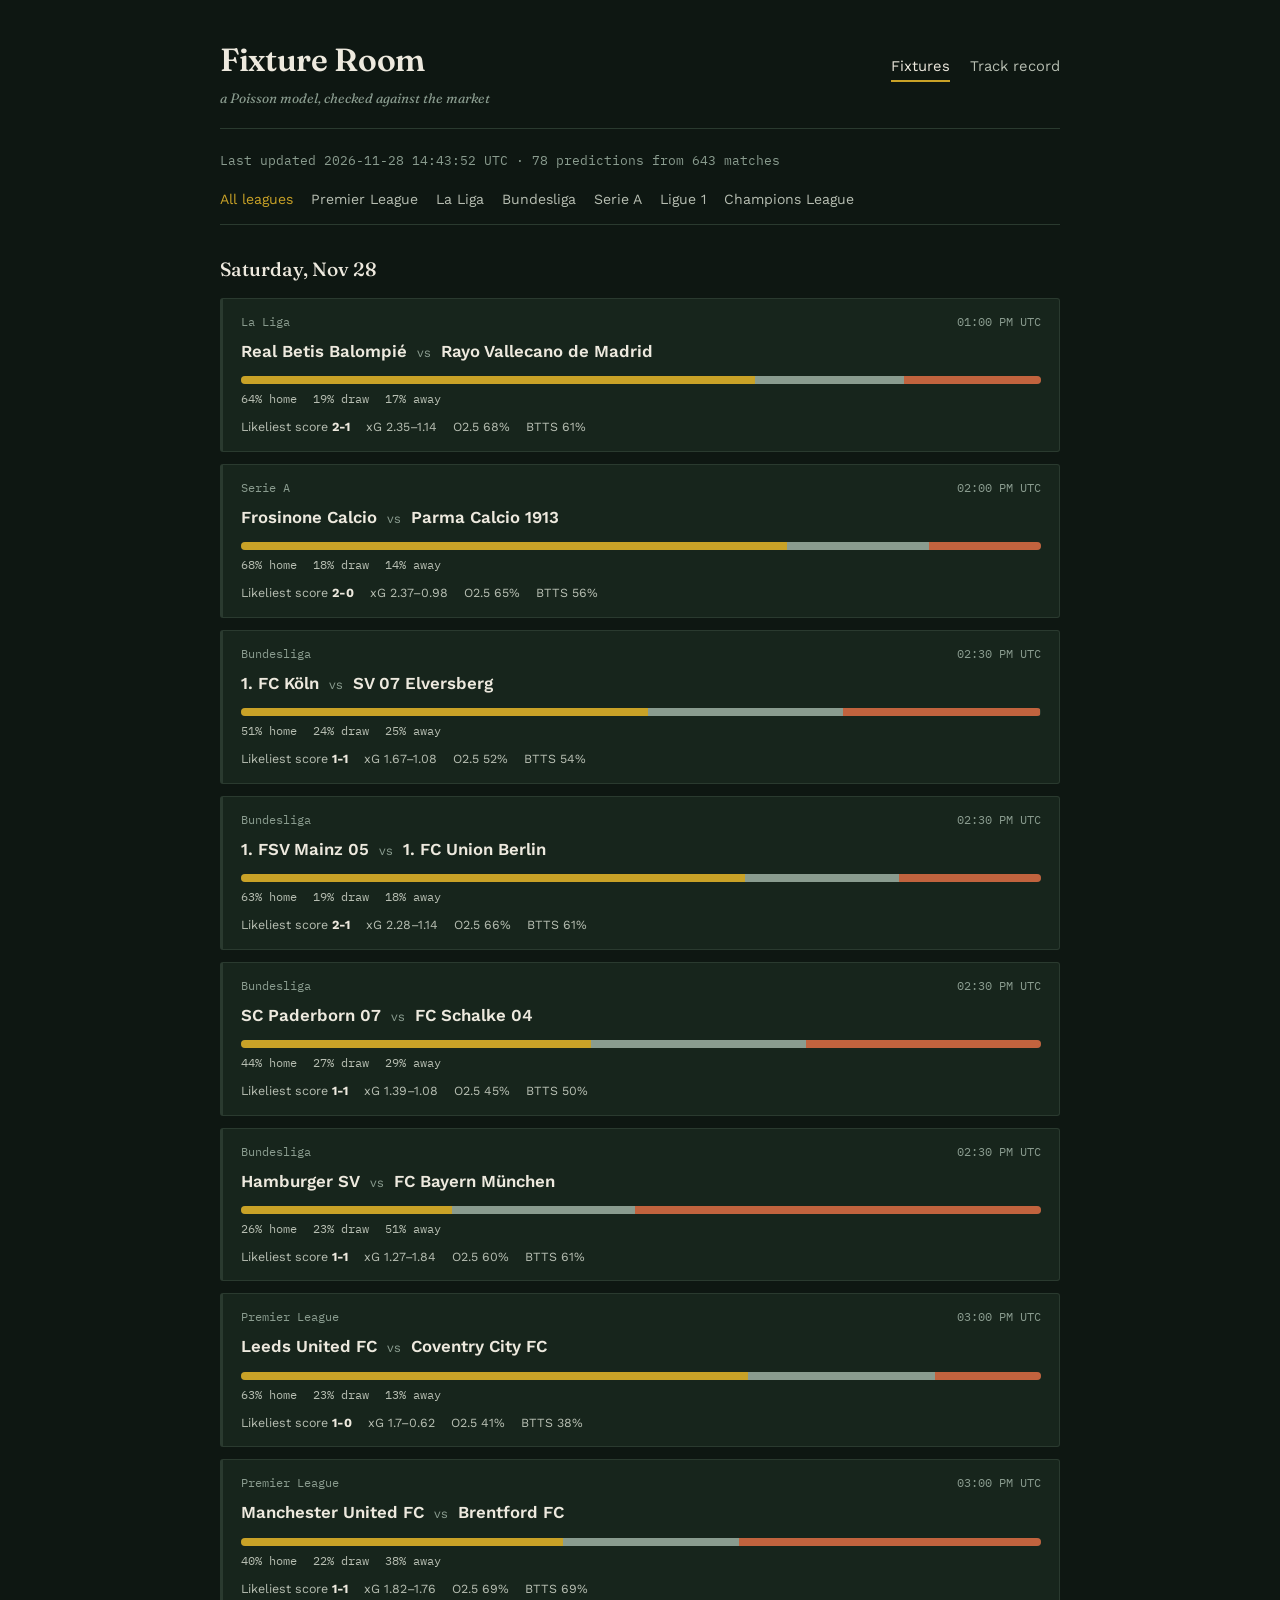
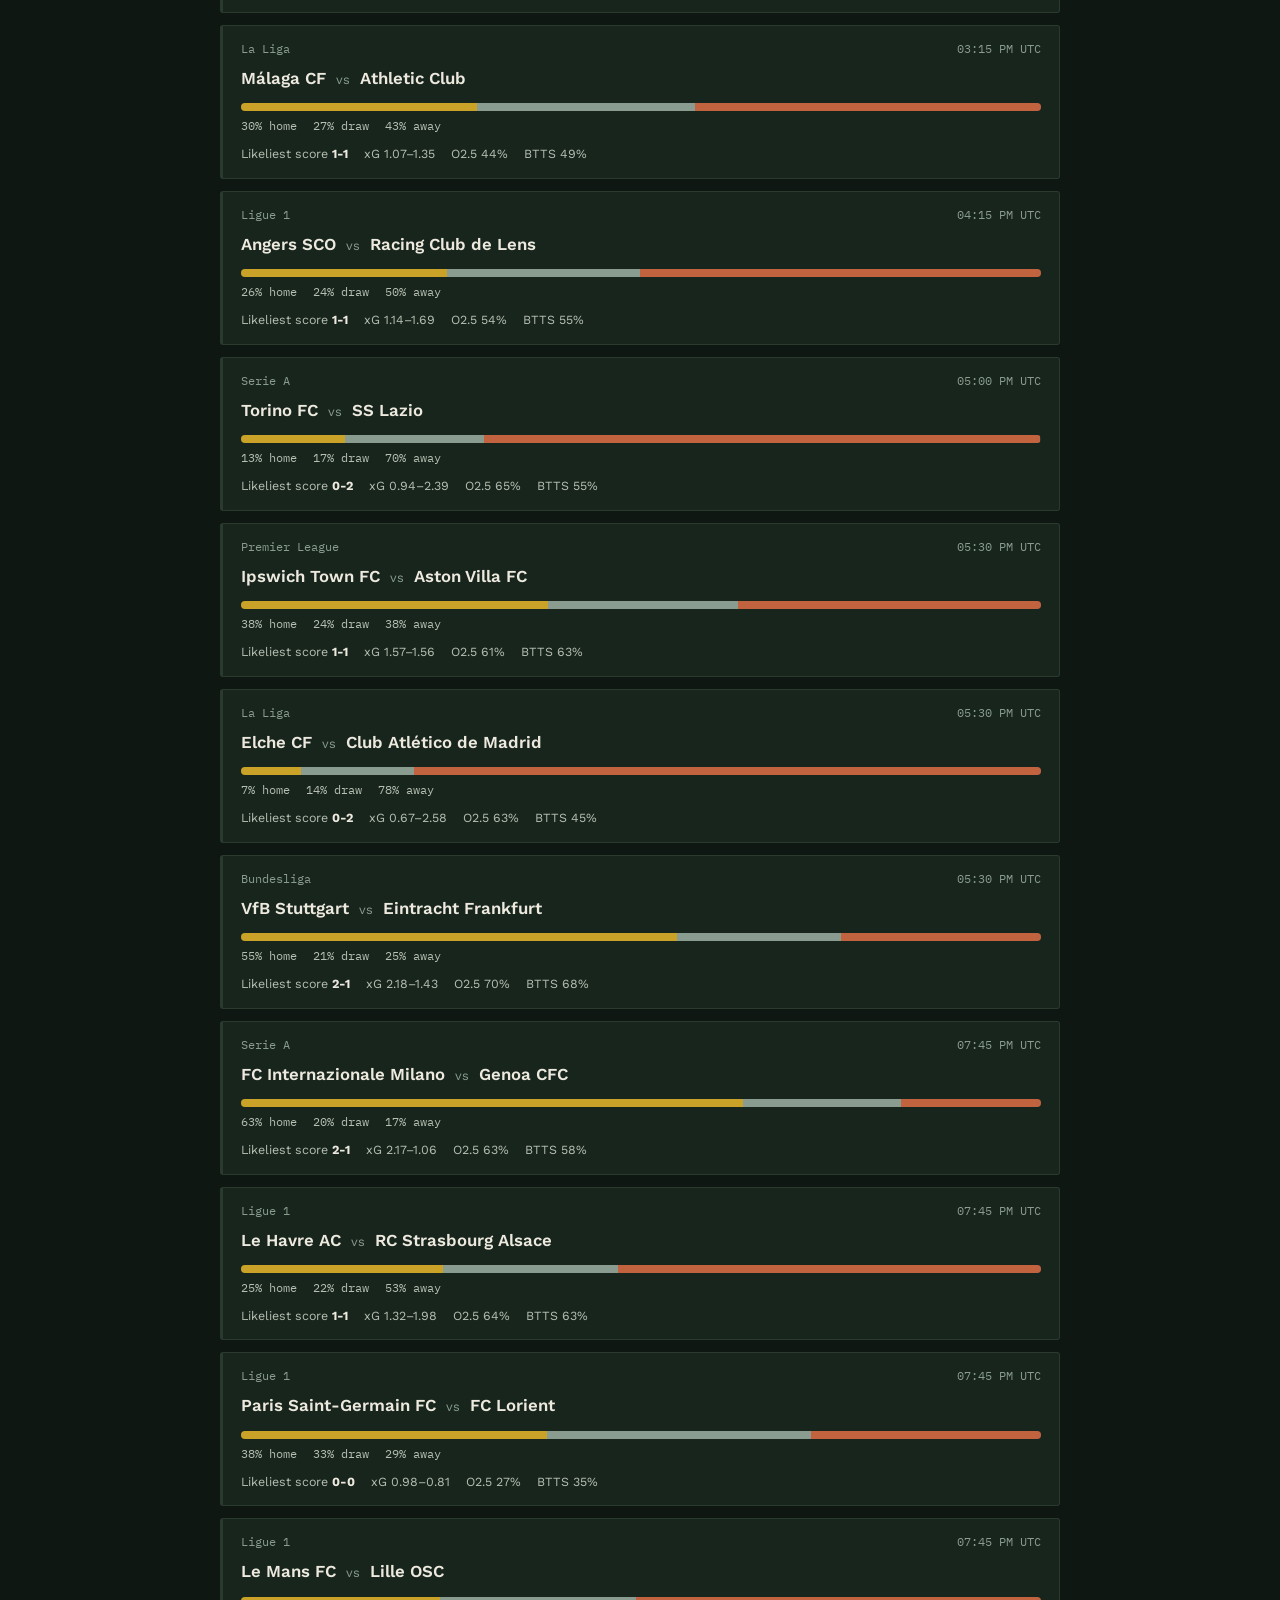
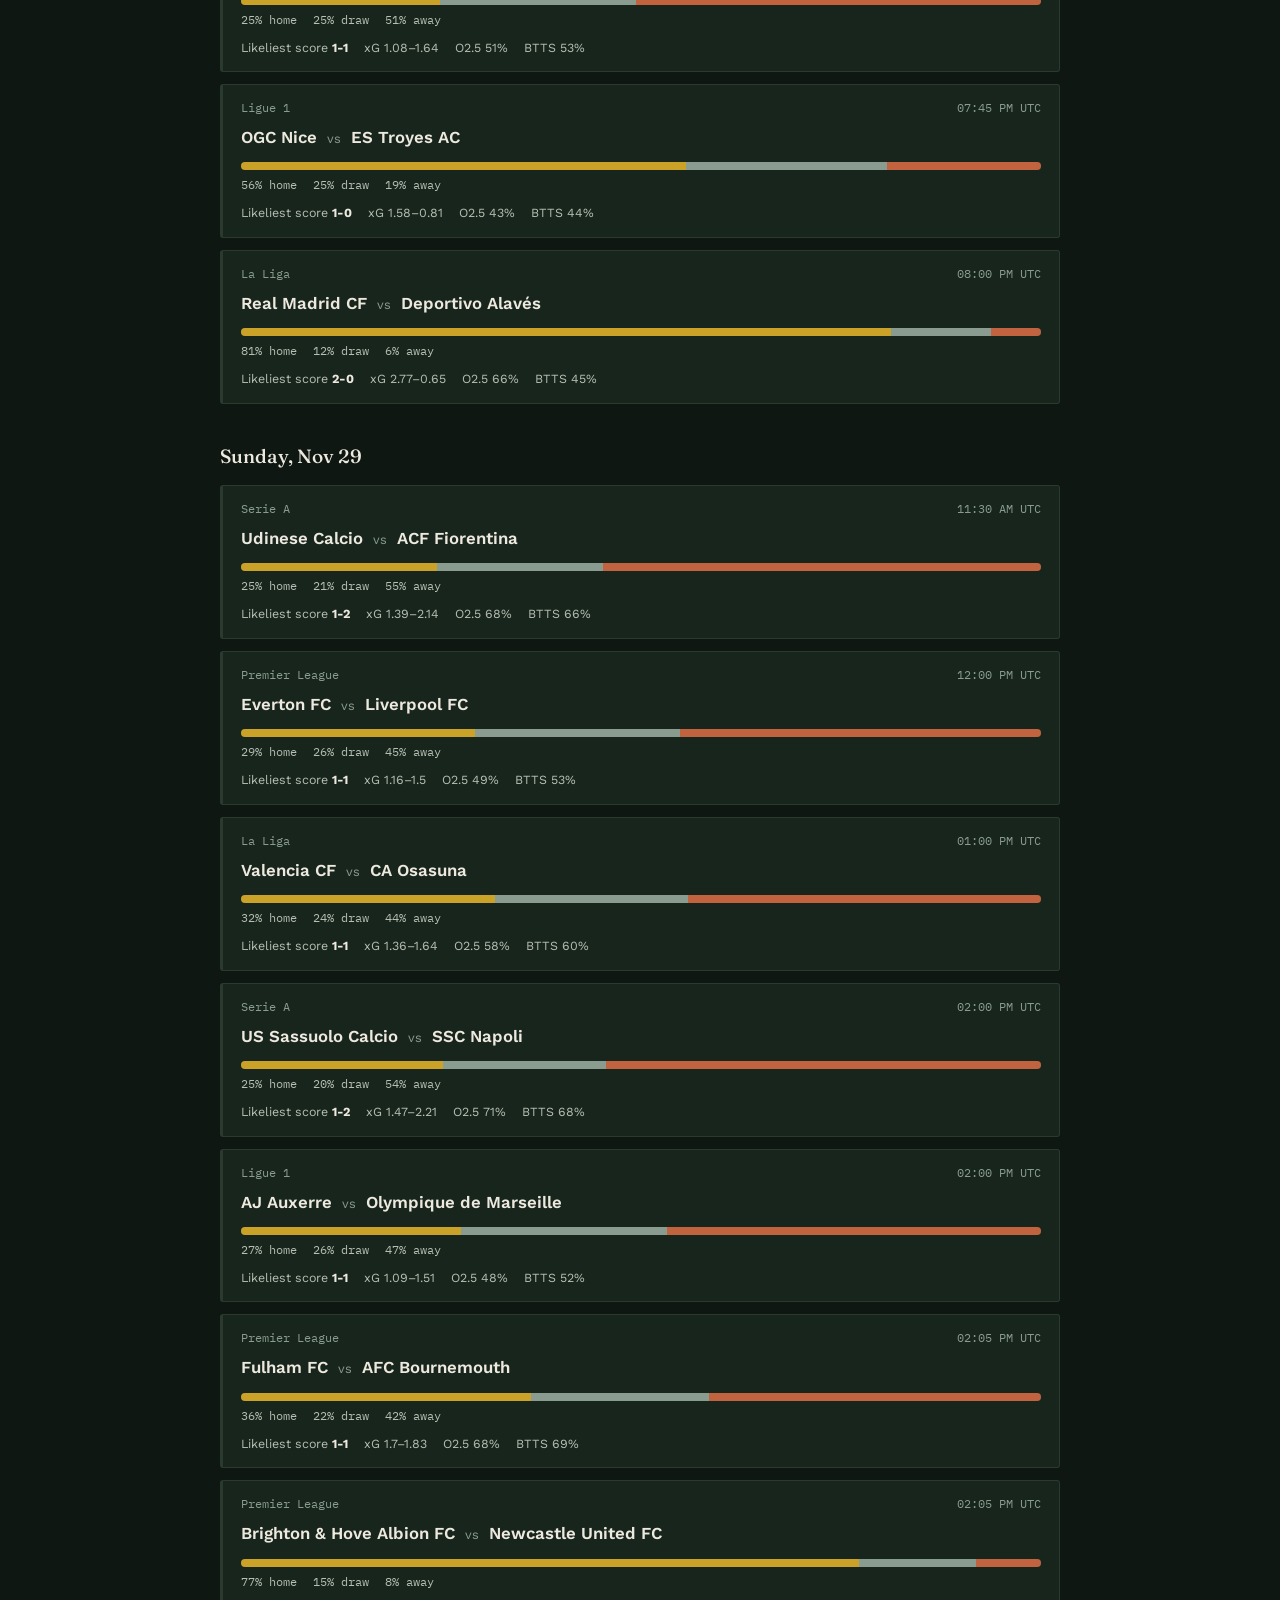
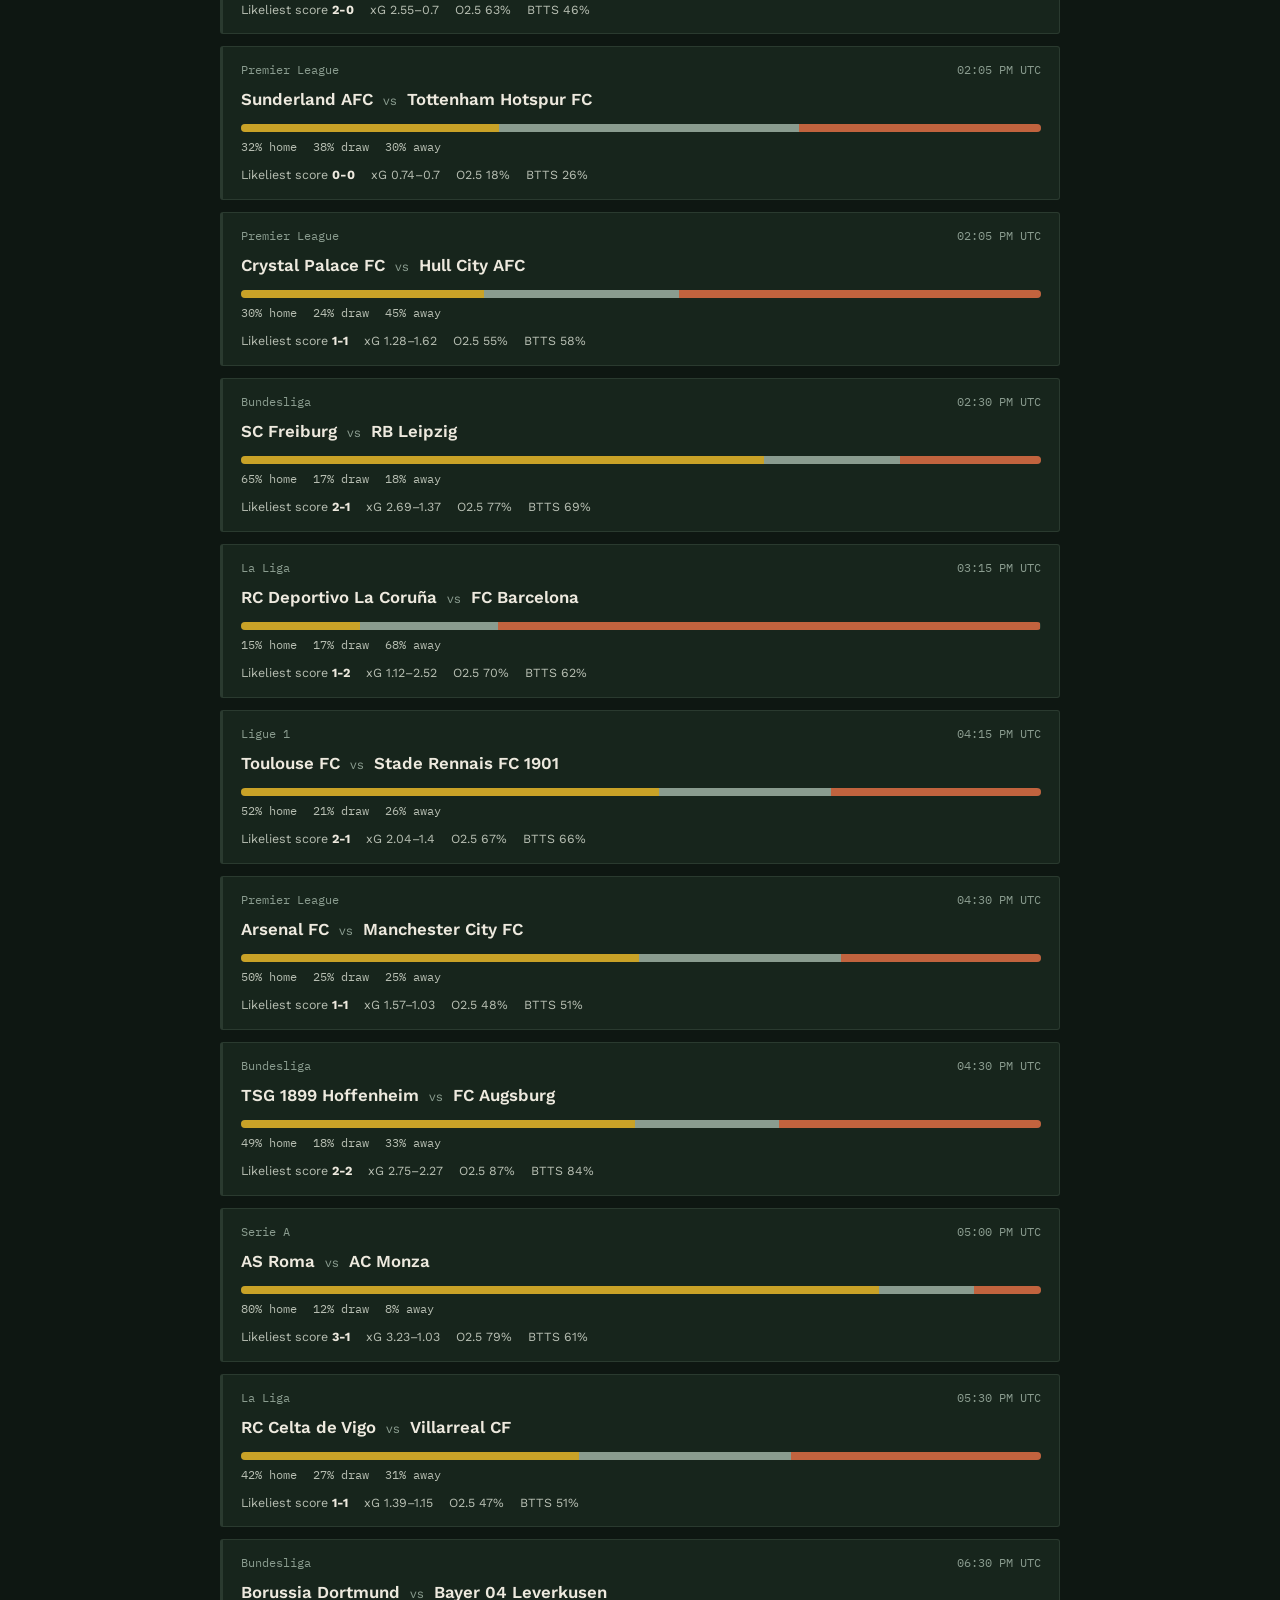
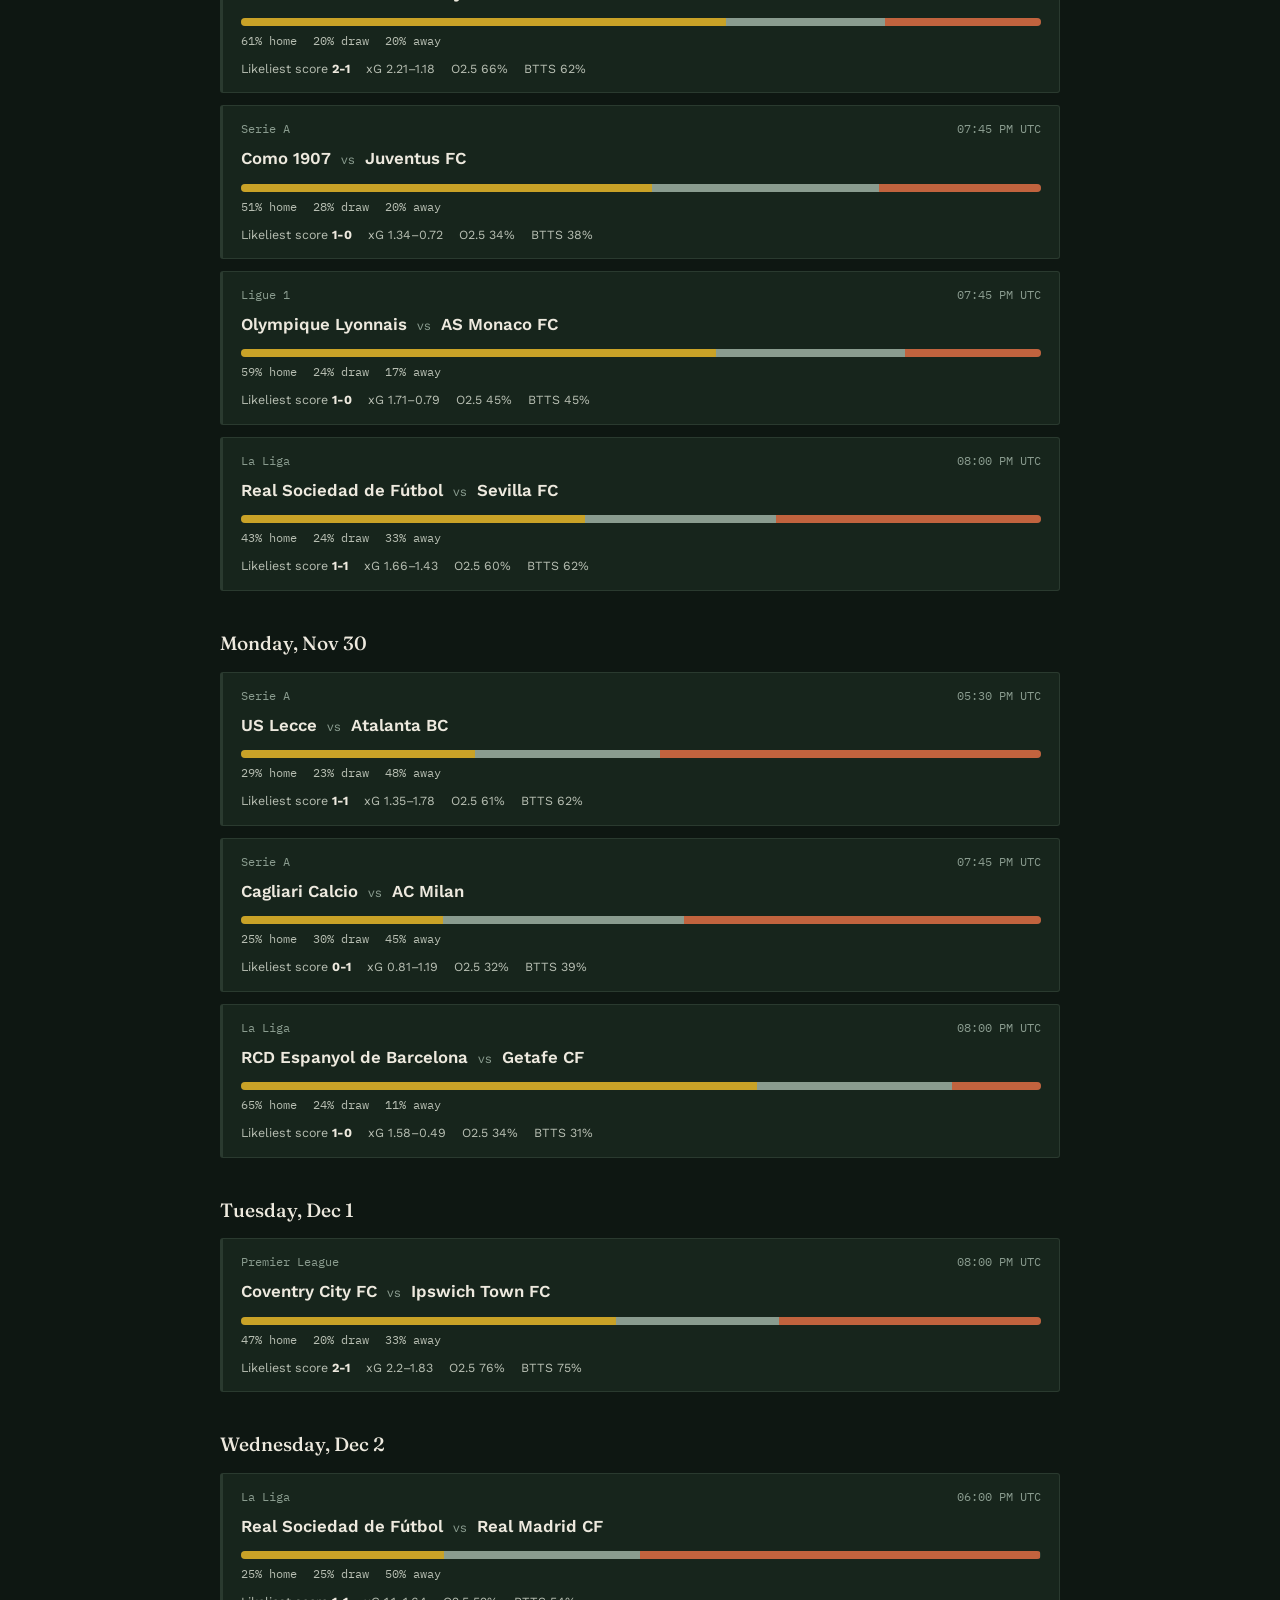
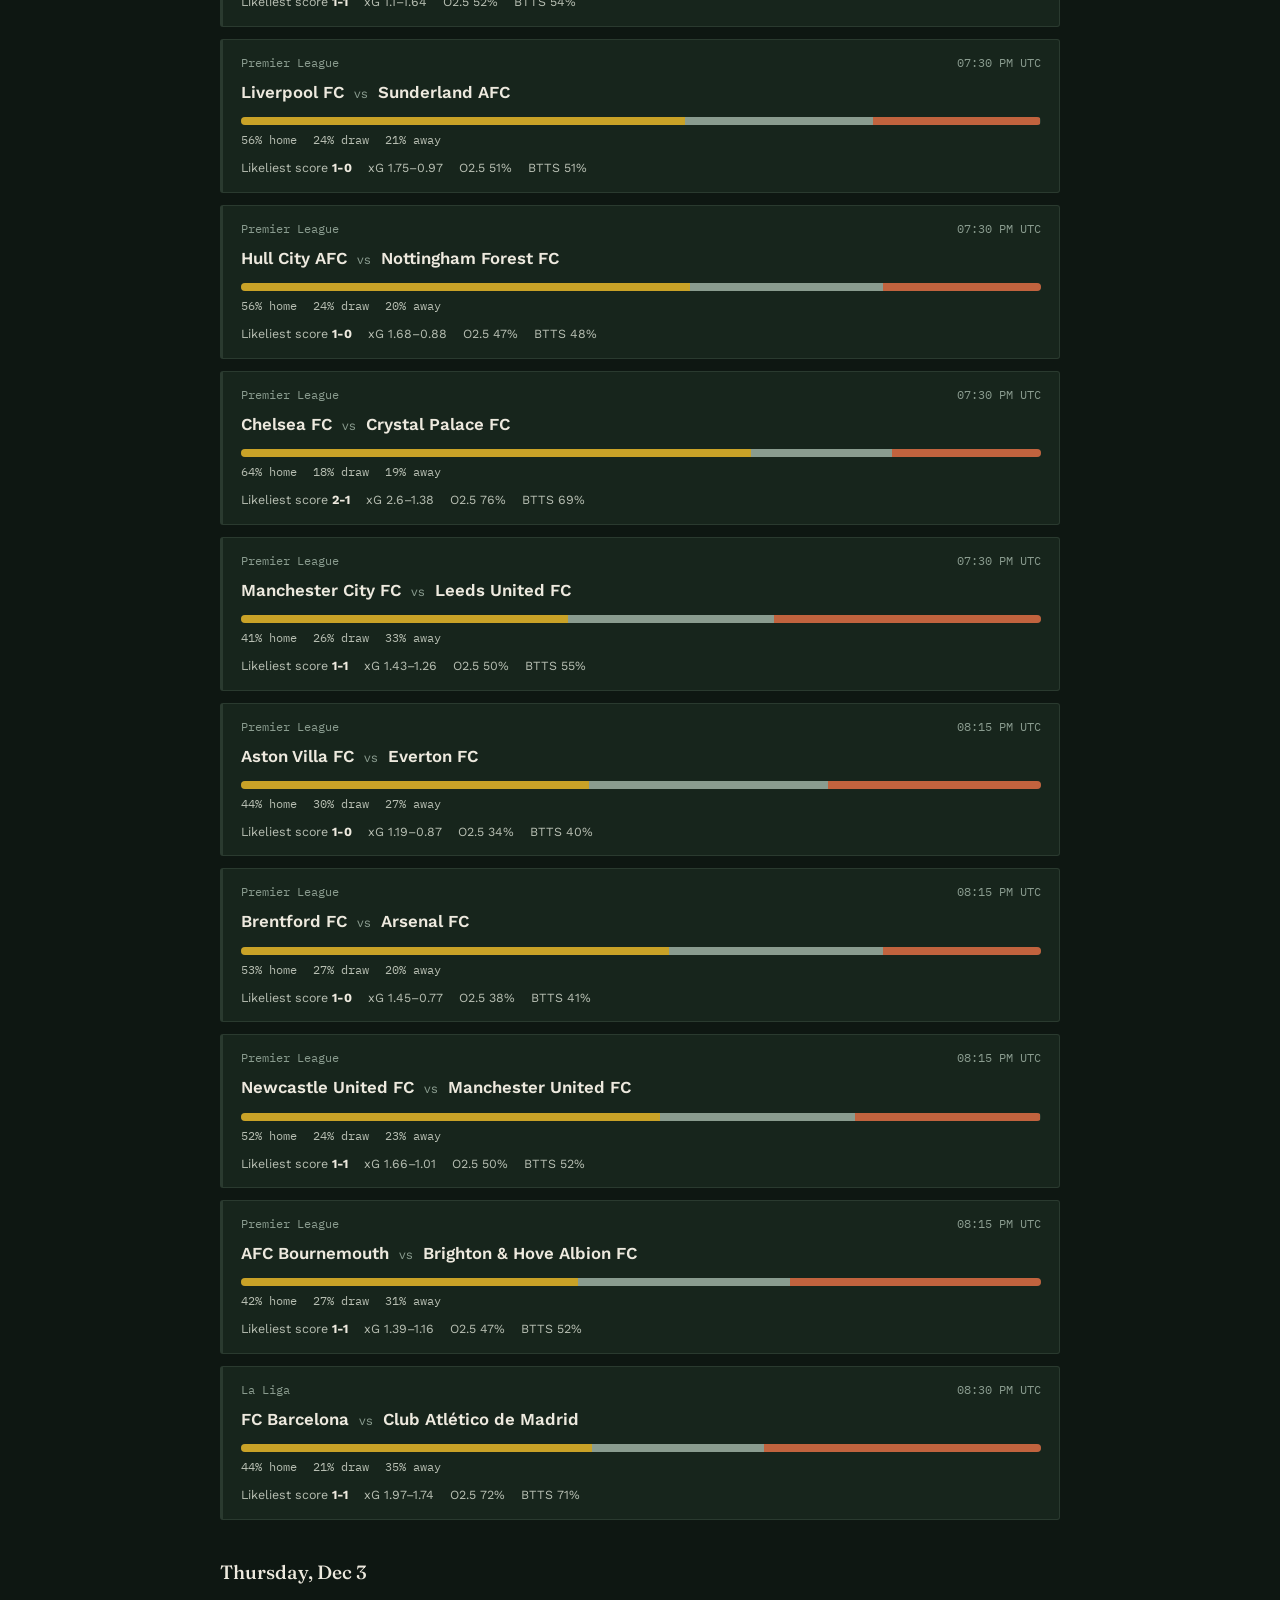
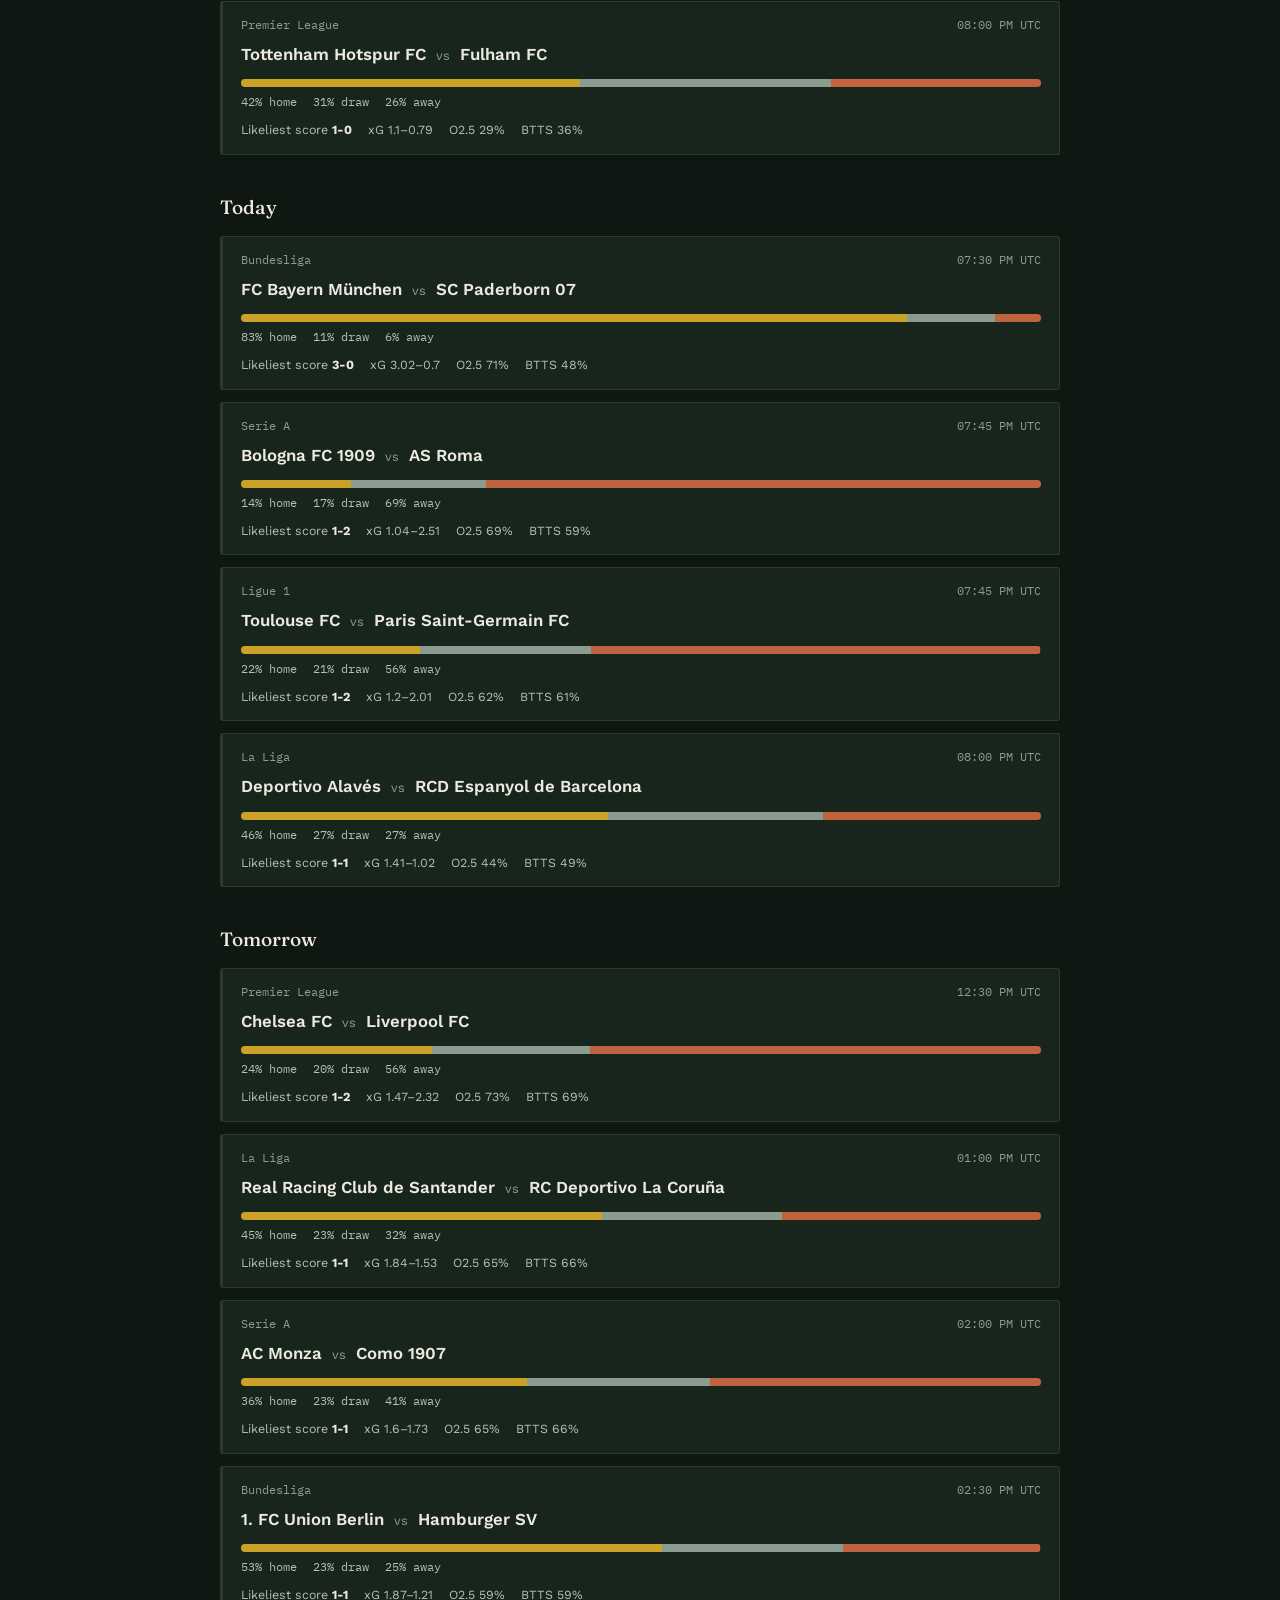
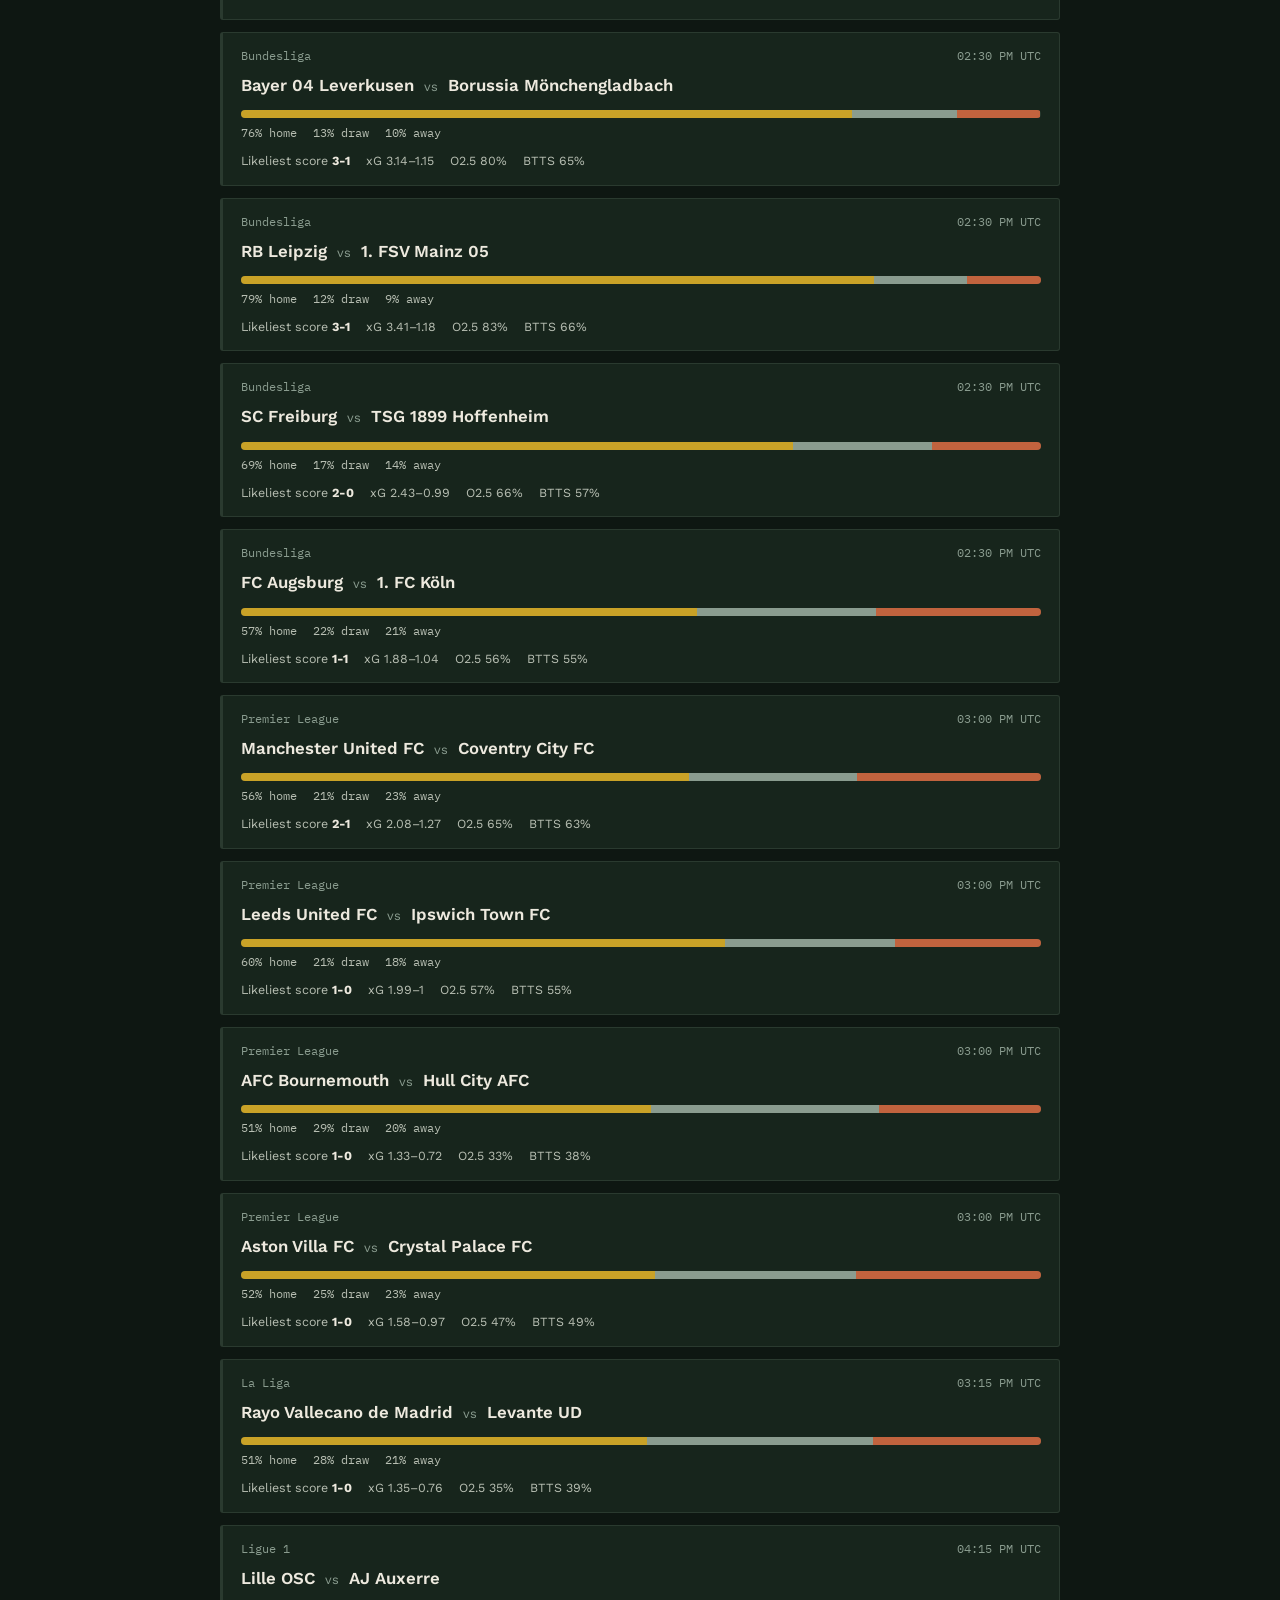
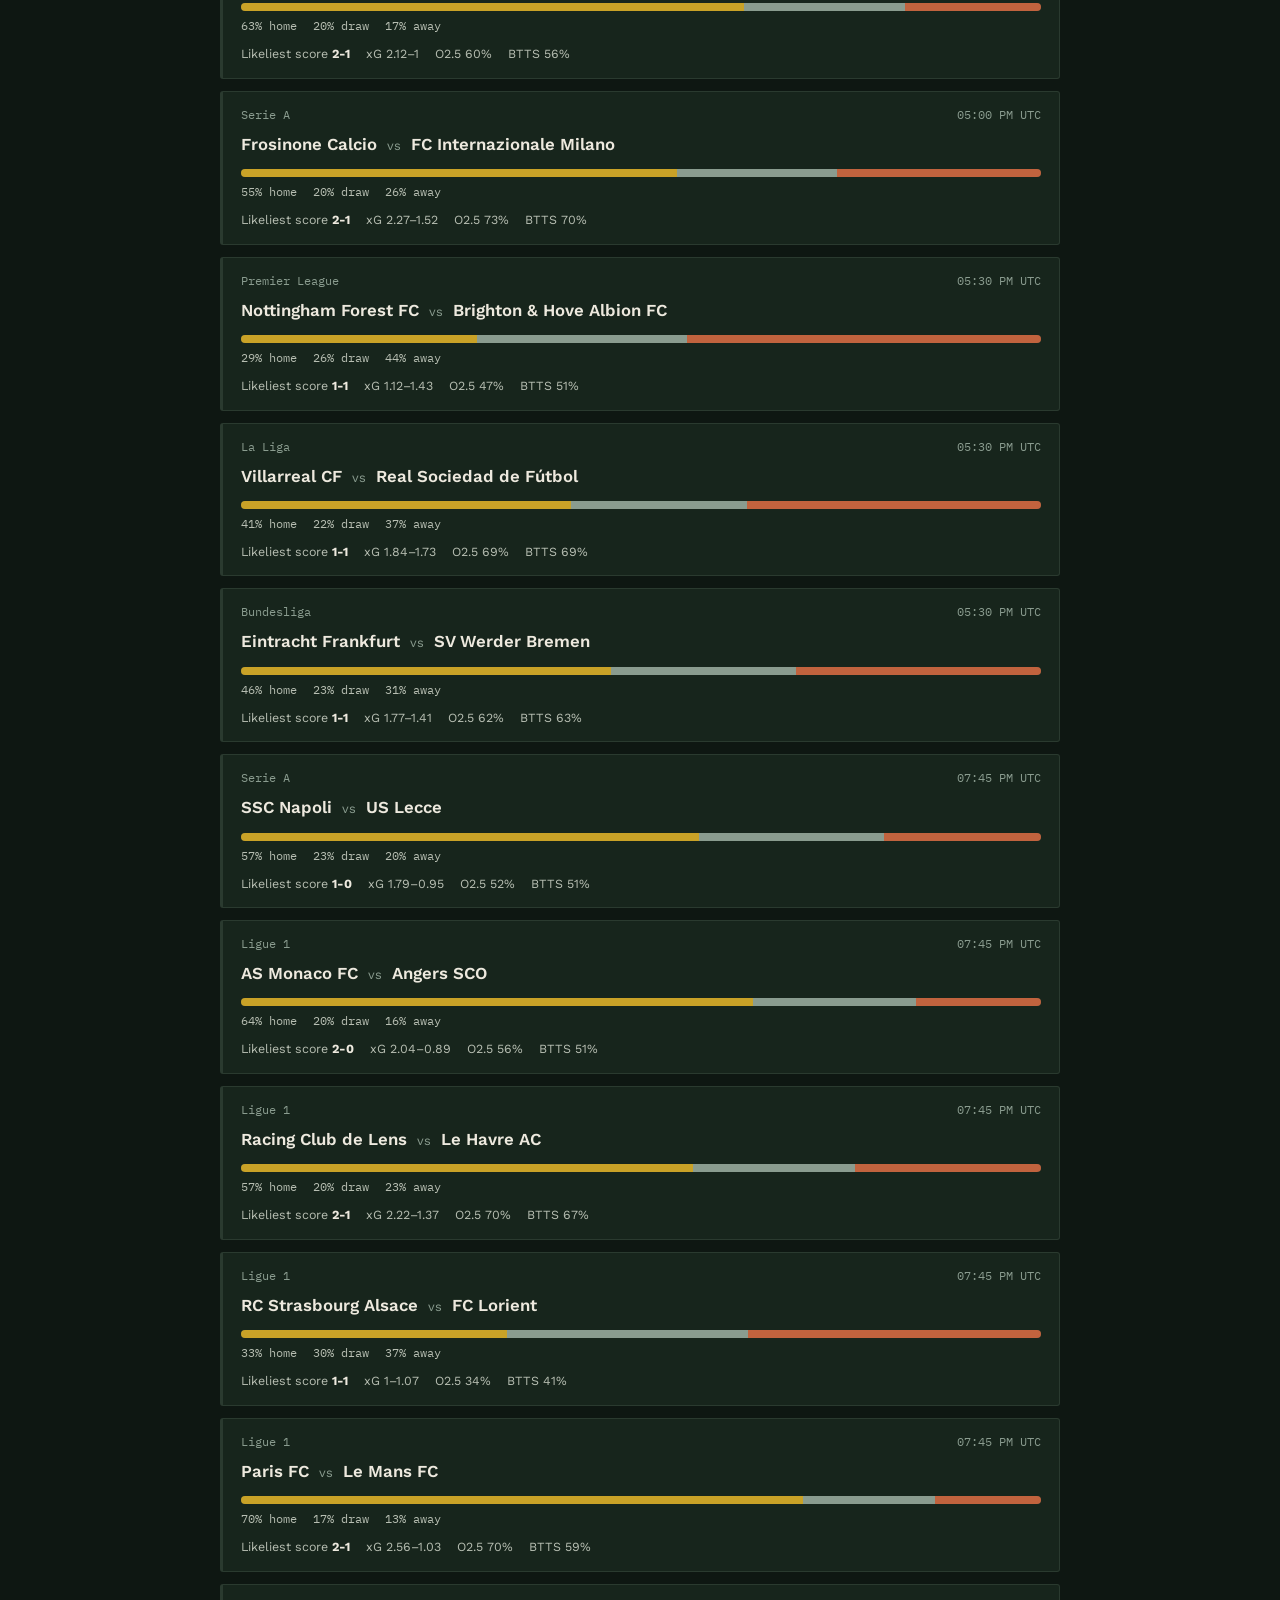
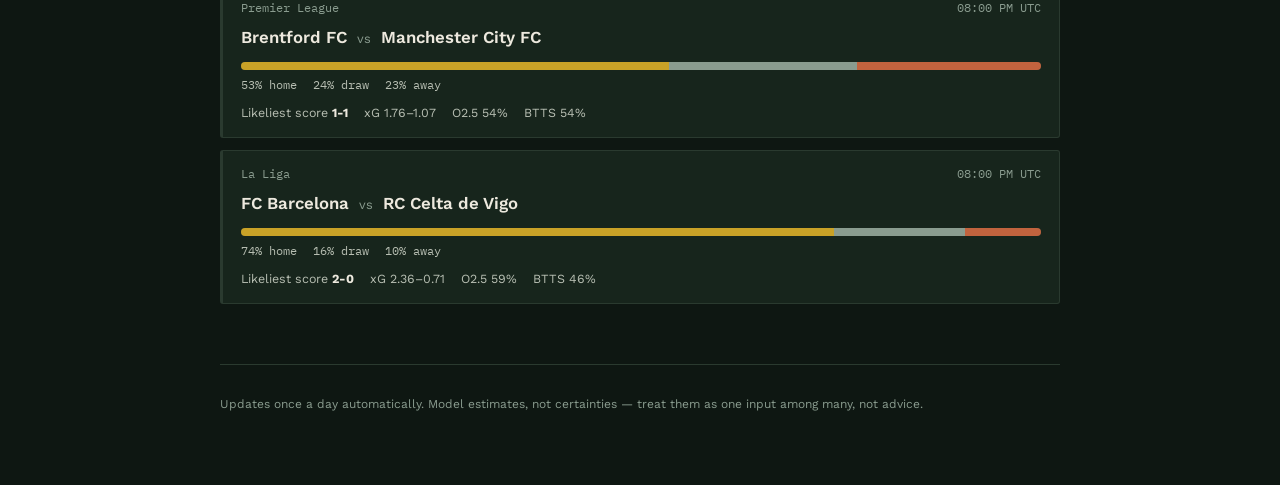
<file: docs/index.html>
<!DOCTYPE html>
<html lang="en">
<head>
<meta charset="UTF-8">
<meta name="viewport" content="width=device-width, initial-scale=1, viewport-fit=cover">
<title>Fixture Room</title>

<link rel="manifest" href="manifest.json">
<meta name="theme-color" content="#0E1712">
<meta name="apple-mobile-web-app-capable" content="yes">
<meta name="apple-mobile-web-app-status-bar-style" content="black-translucent">
<meta name="apple-mobile-web-app-title" content="Fixture Room">
<link rel="apple-touch-icon" href="apple-touch-icon.png">
<link rel="icon" href="icon-192.png">

<link rel="preconnect" href="https://fonts.googleapis.com">
<link href="https://fonts.googleapis.com/css2?family=Fraunces:opsz,wght@9..144,400;9..144,500;9..144,600&family=Work+Sans:wght@400;500;600&family=IBM+Plex+Mono:wght@400;500&display=swap" rel="stylesheet">
<link rel="stylesheet" href="style.css">
</head>
<body data-page="dashboard">
<div class="frame">
  <header class="masthead">
    <div class="masthead-title">
      <a href="index.html" class="wordmark">Fixture Room</a>
      <span class="tagline">a Poisson model, checked against the market</span>
    </div>
    <nav class="masthead-nav">
      <a href="index.html" class="active">Fixtures</a>
      <a href="history.html">Track record</a>
    </nav>
  </header>

  <div class="status-line" id="status-line">Loading…</div>

  <nav class="league-tabs" id="league-tabs"></nav>

  <div id="value-panel"></div>
  <div id="content"></div>

  <footer class="foot-note">
    <p>Updates once a day automatically. Model estimates, not certainties &mdash; treat them as one input among many, not advice.</p>
  </footer>
</div>
<script src="app.js"></script>
</body>
</html>
</file>
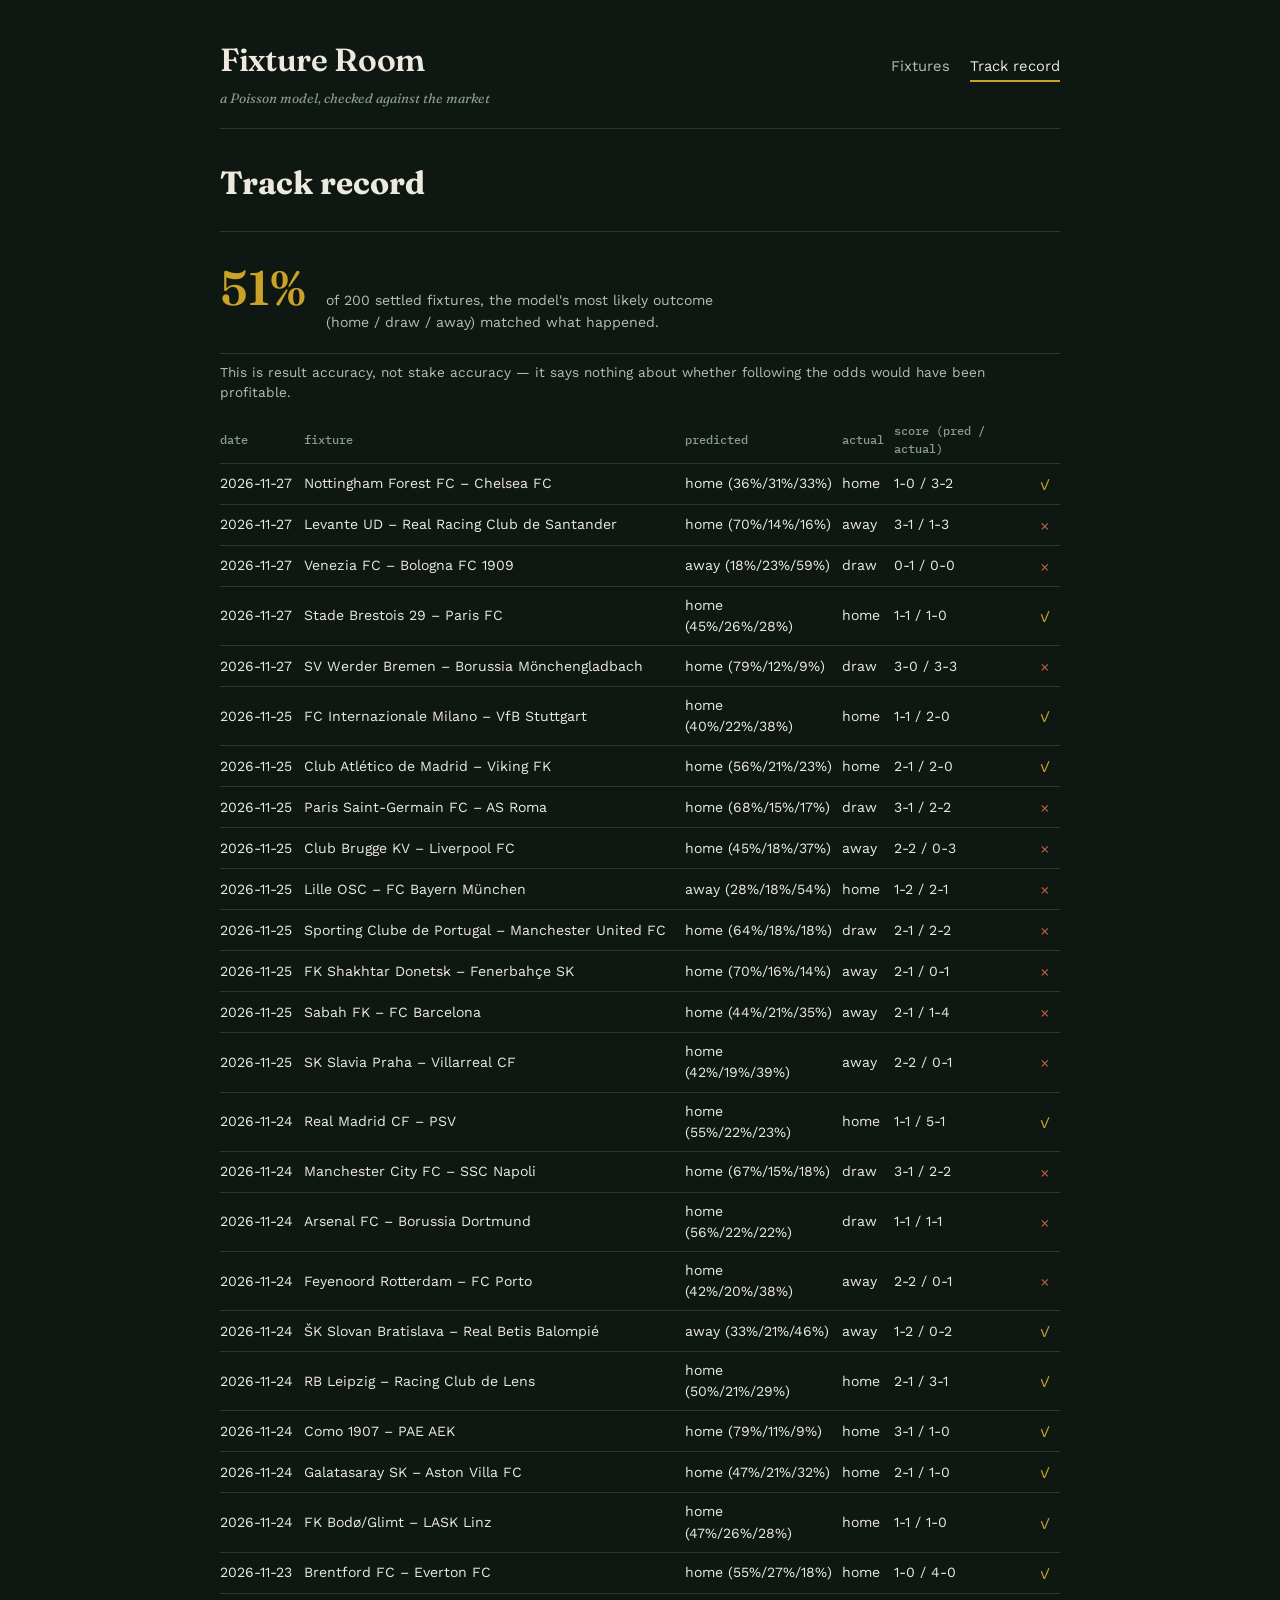
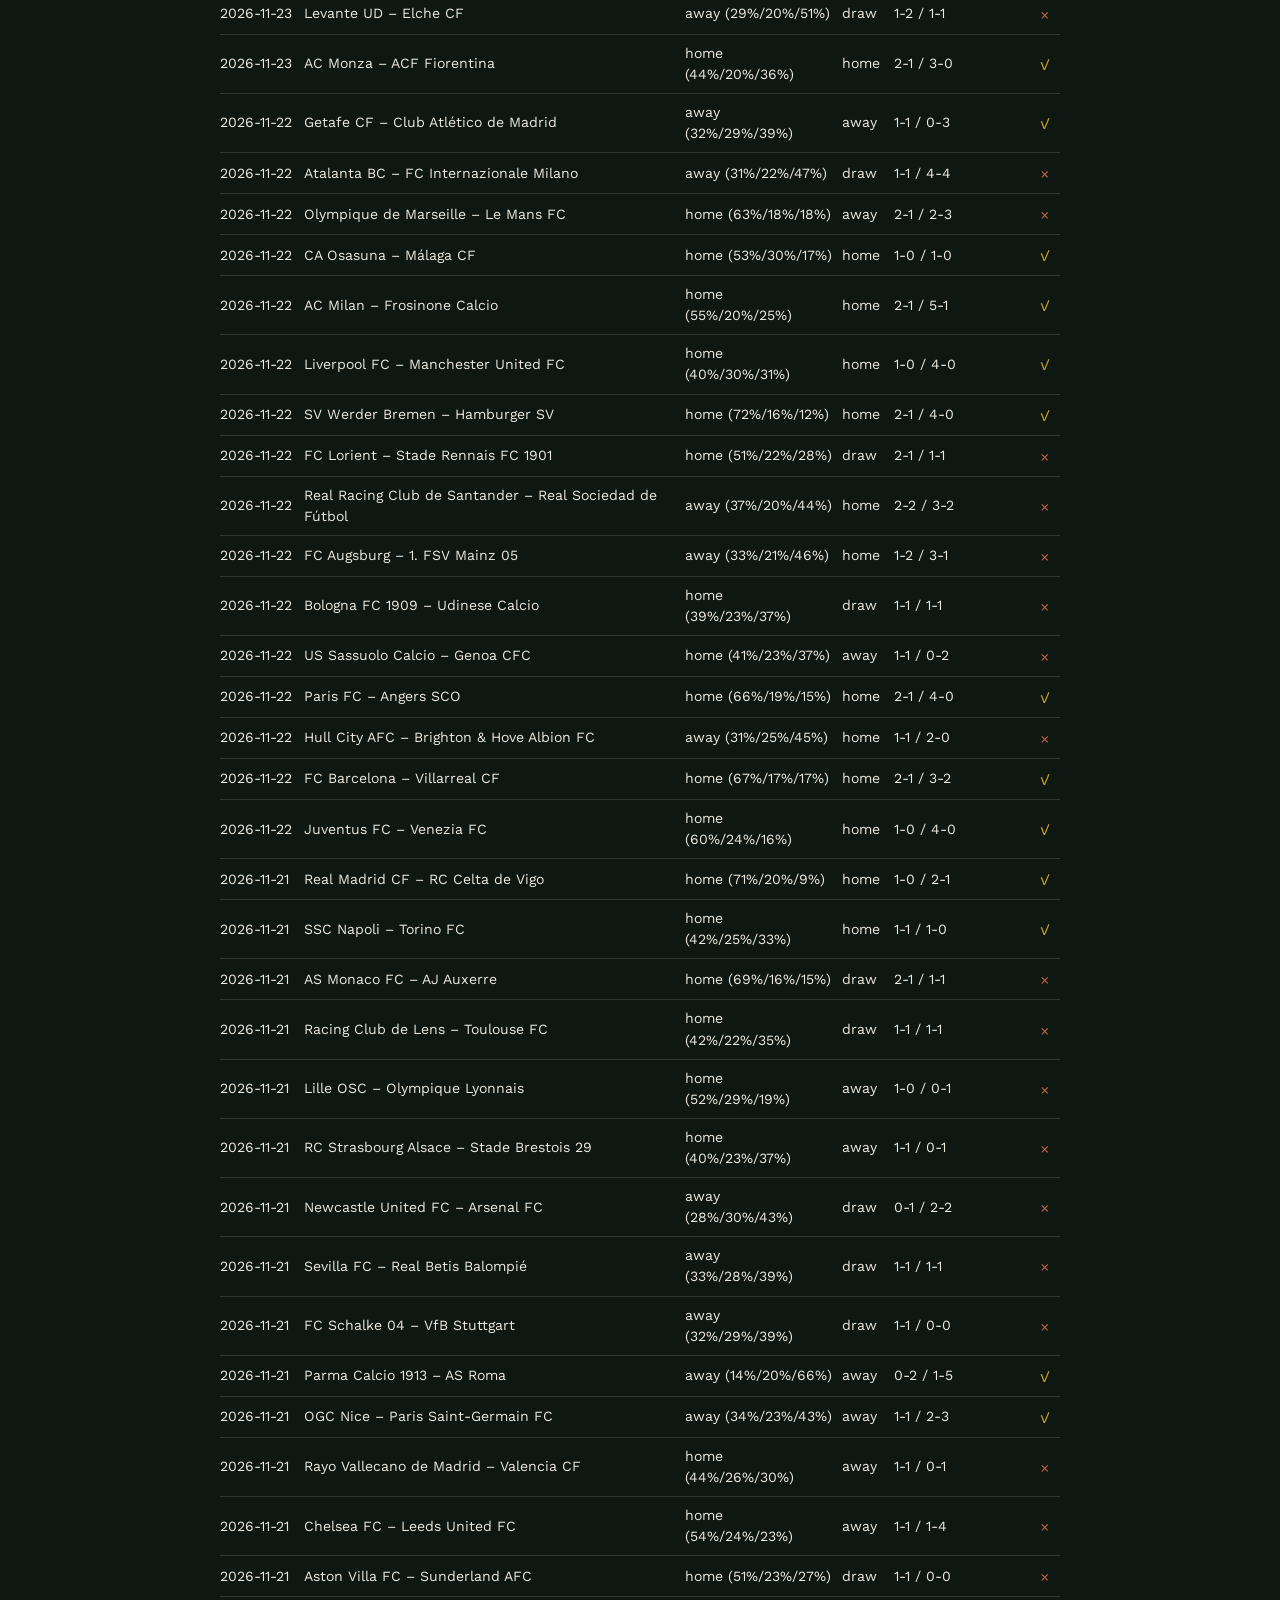
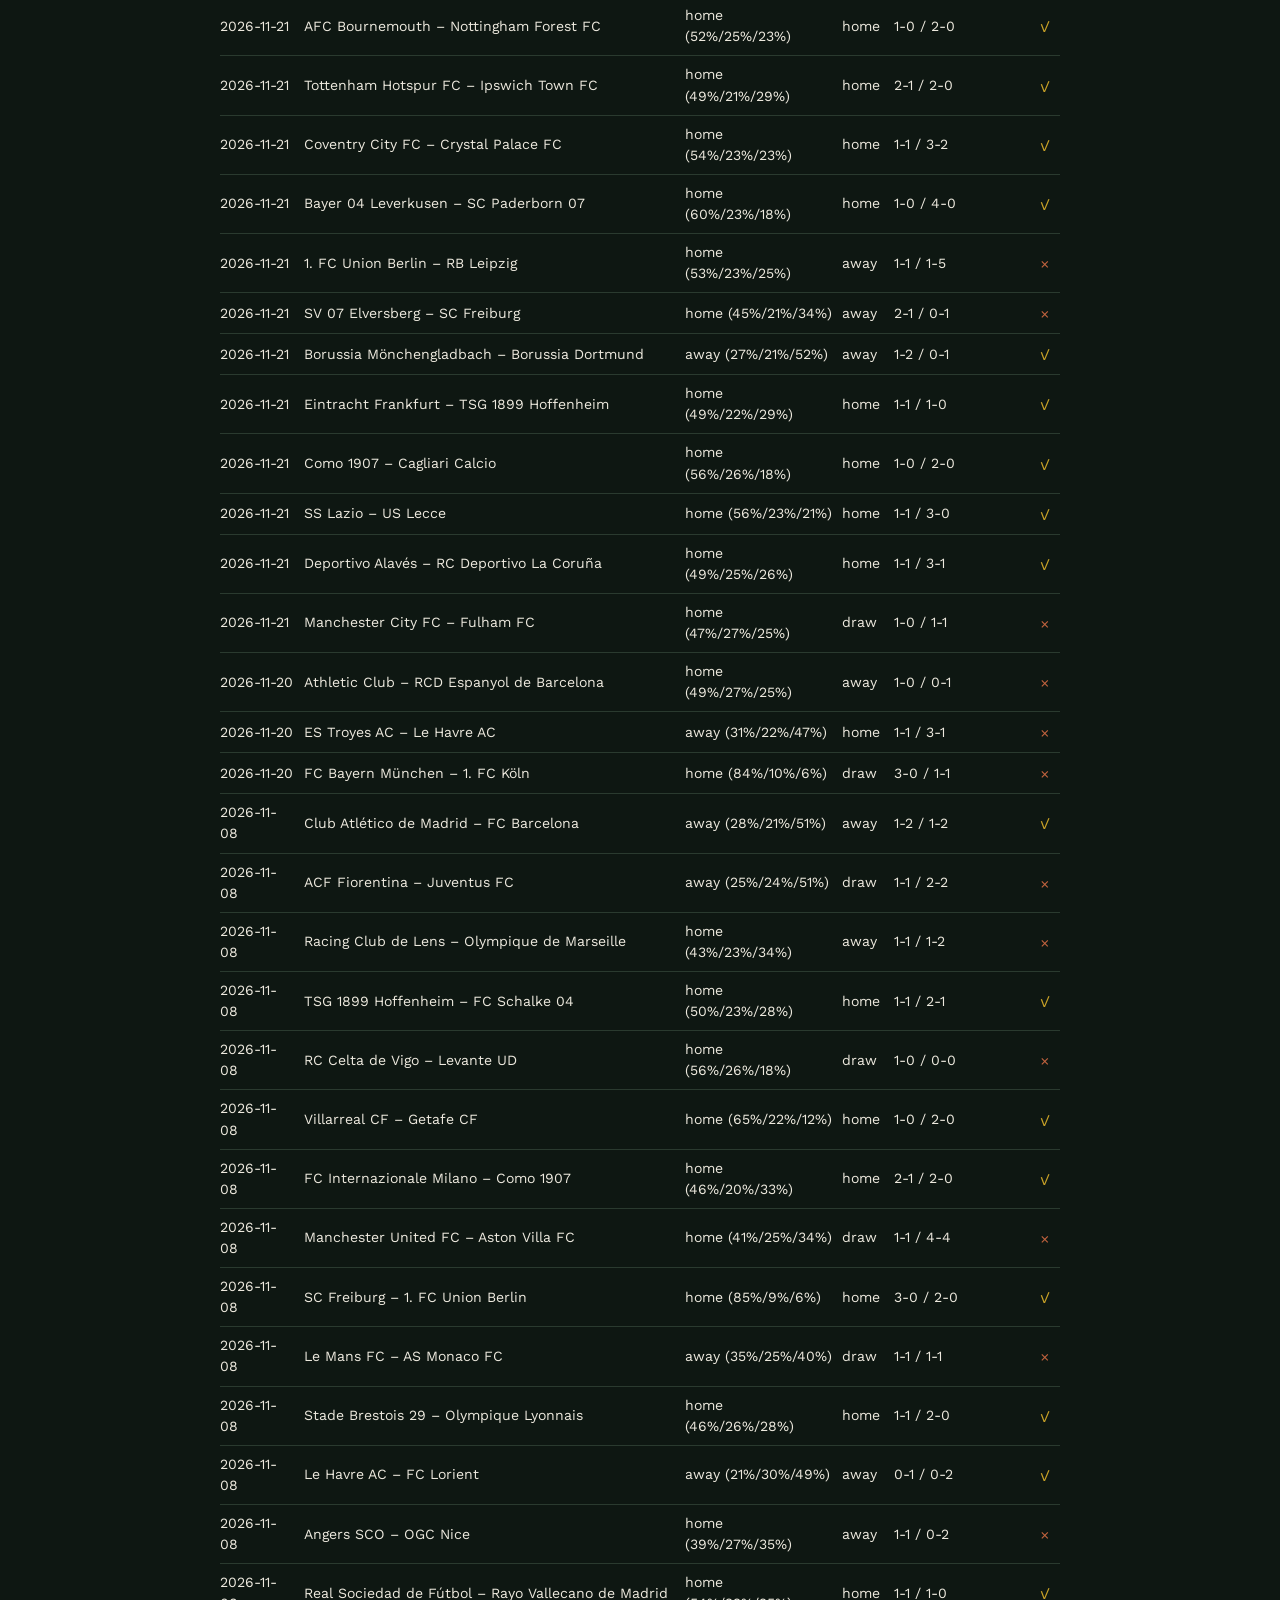
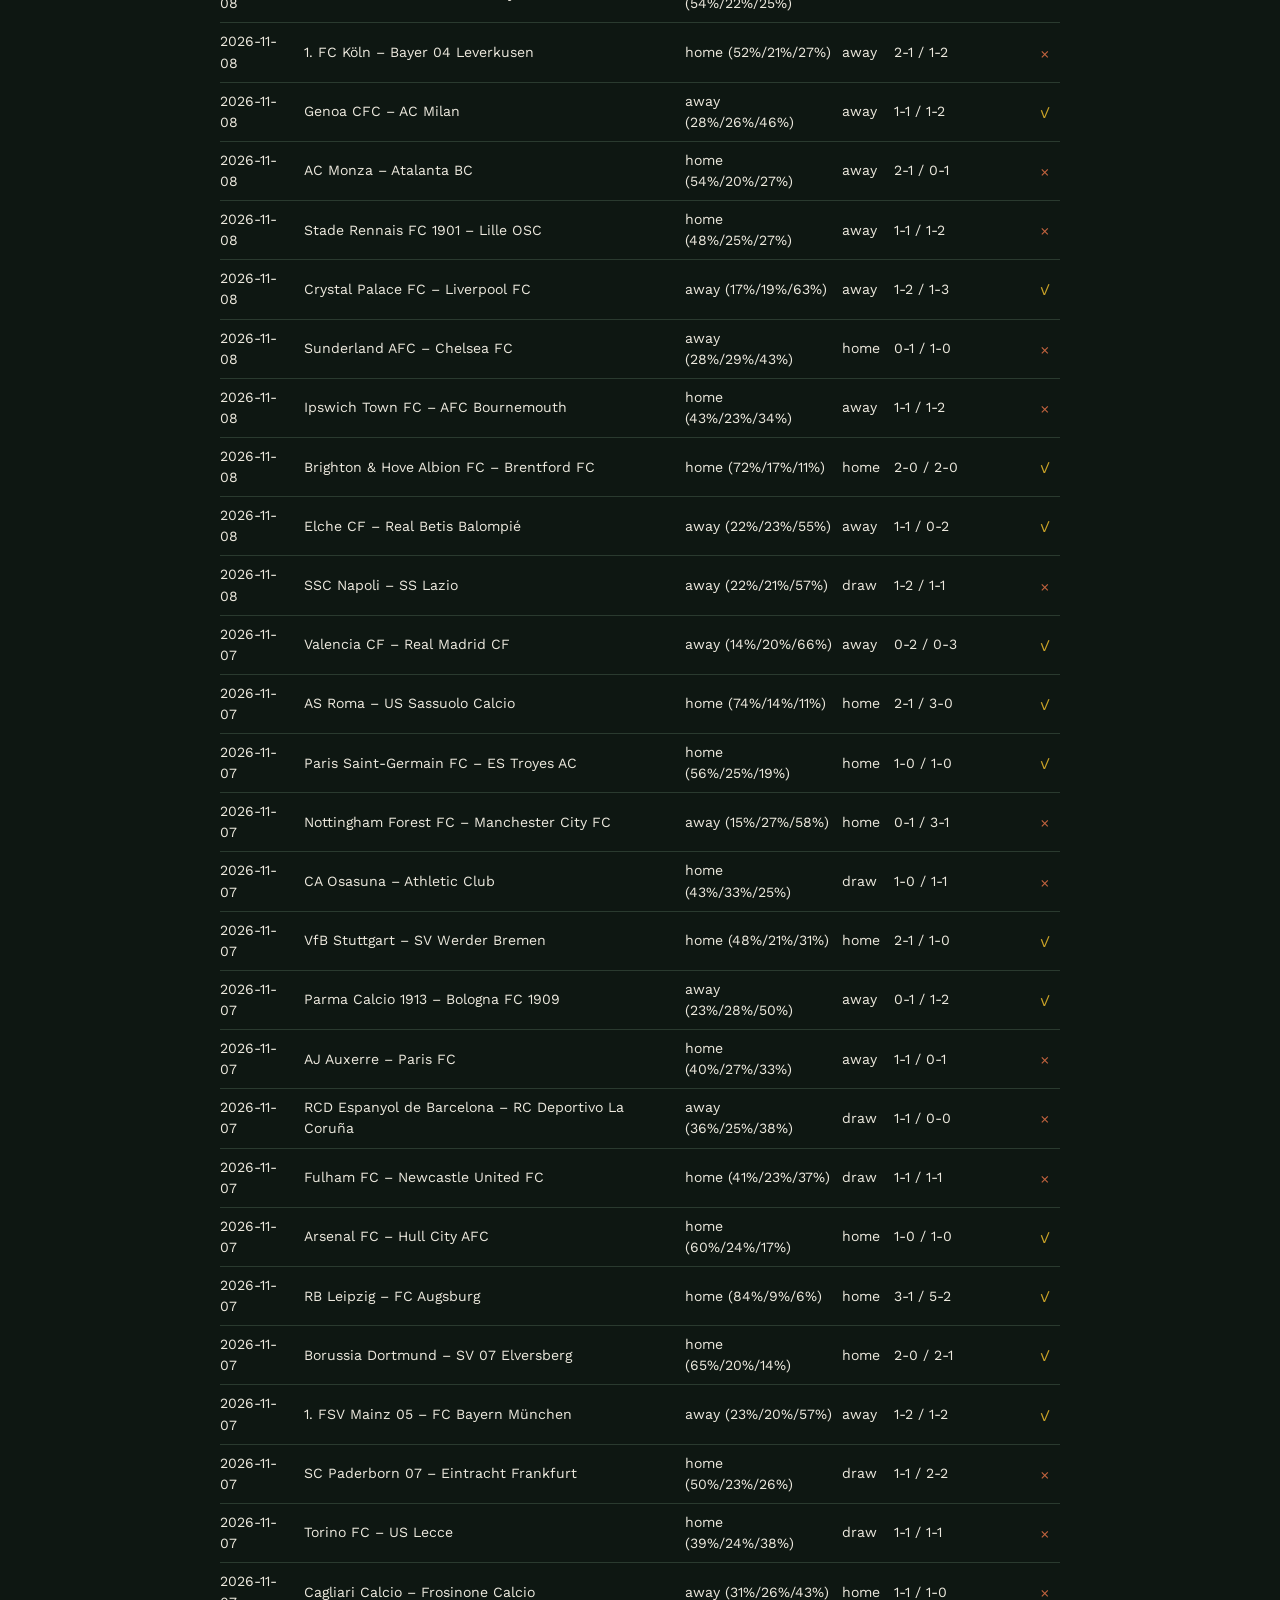
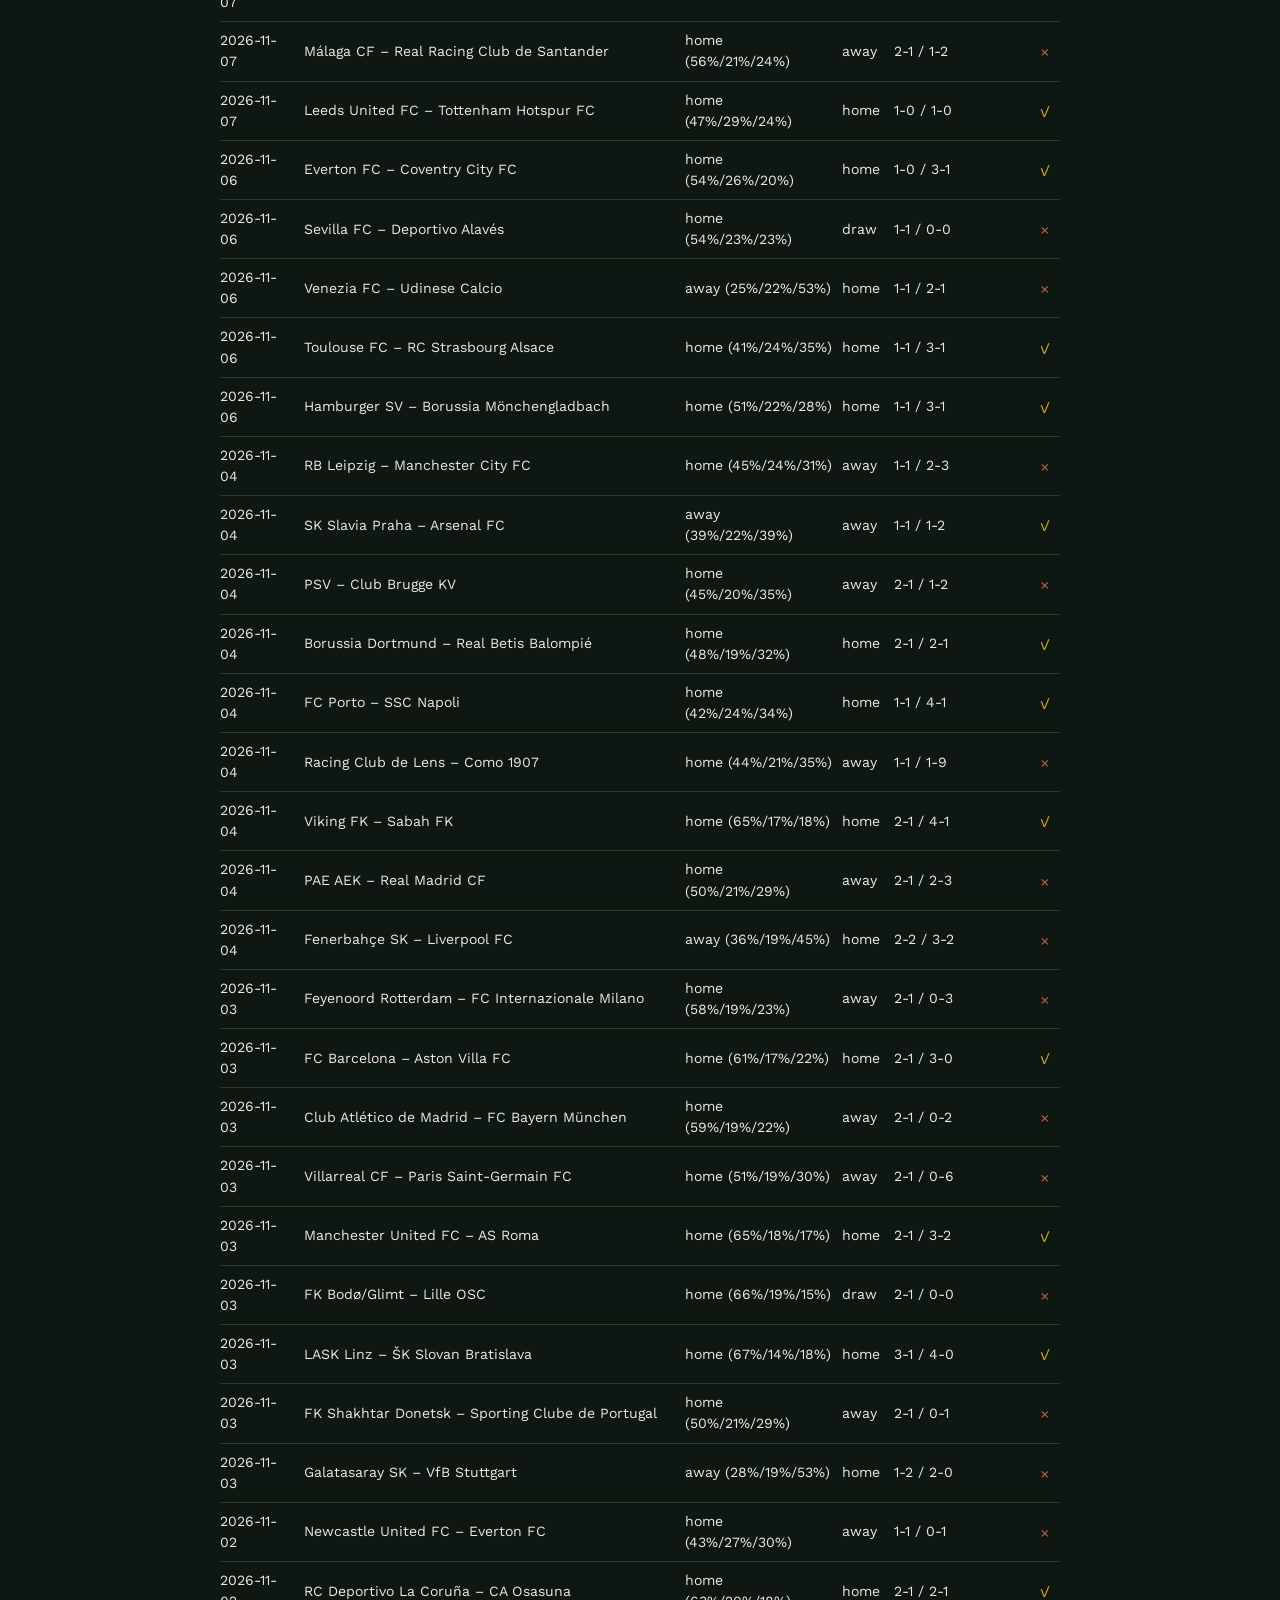
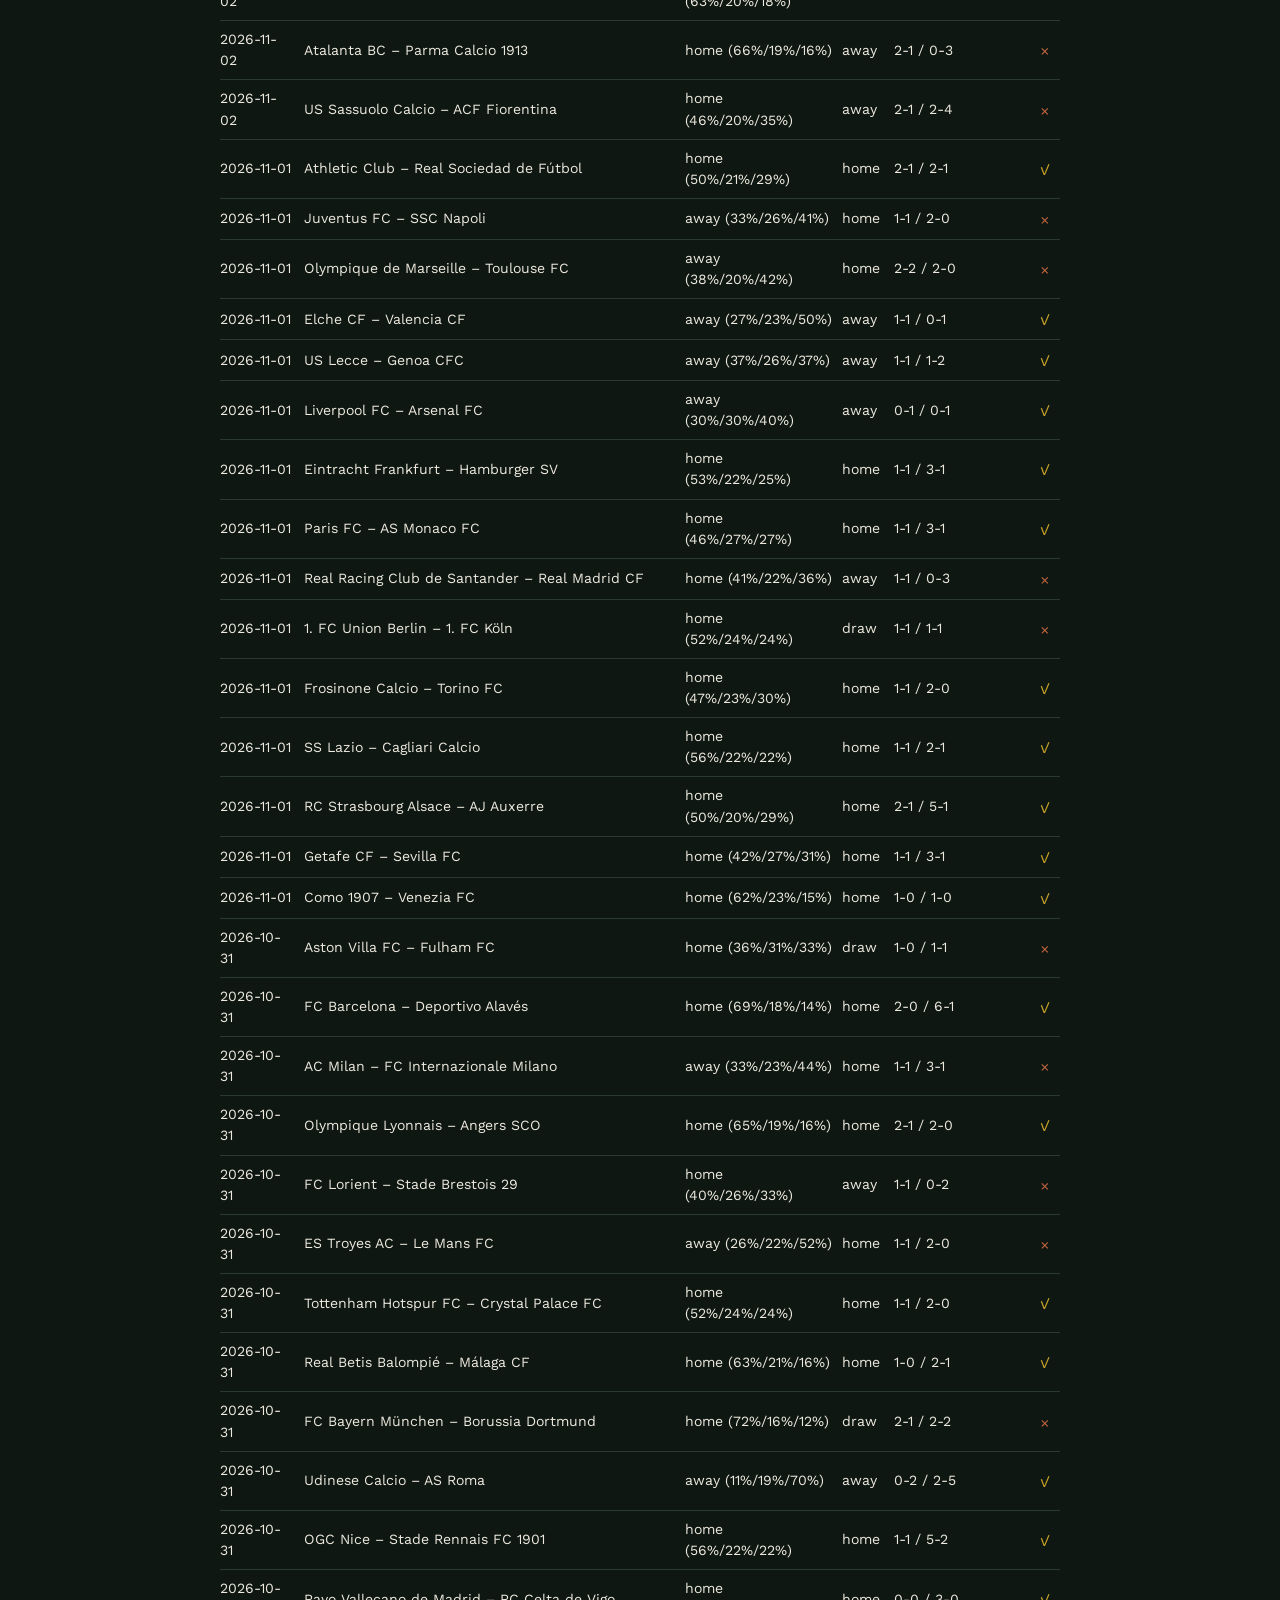
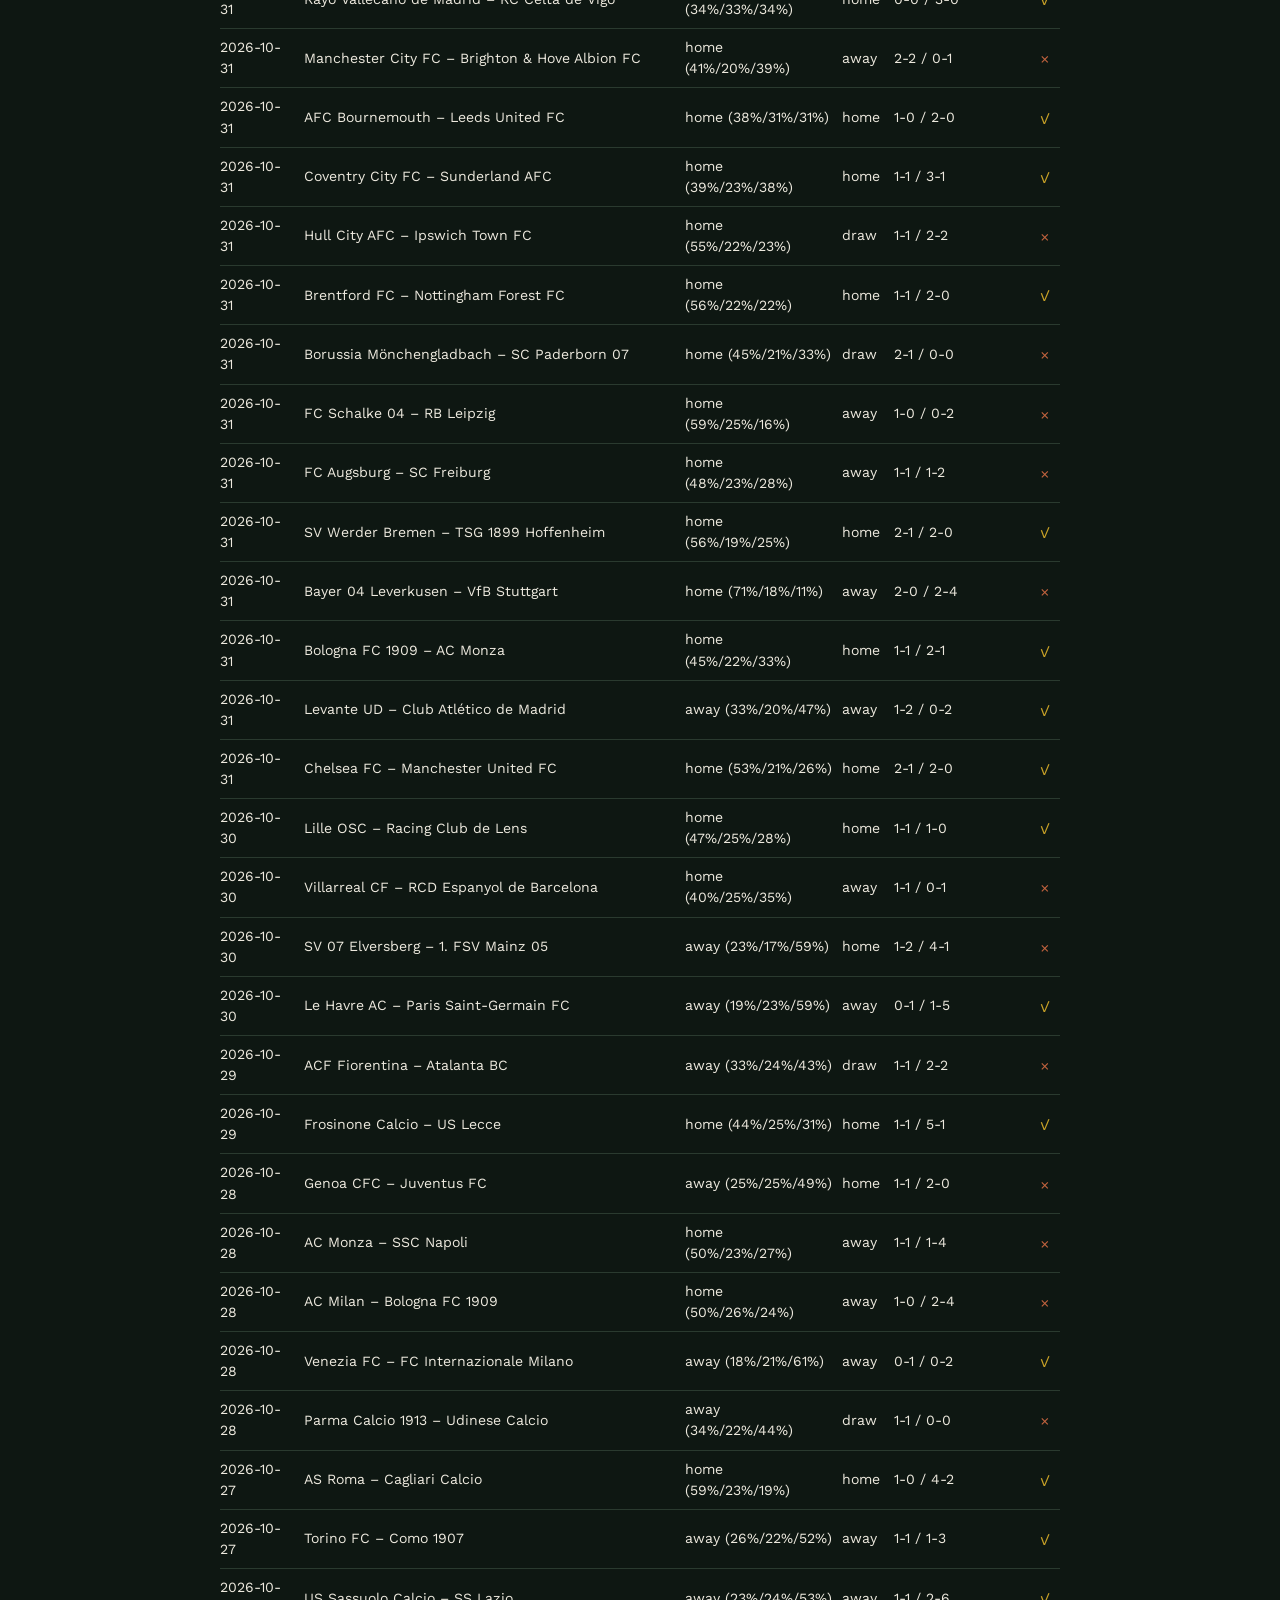
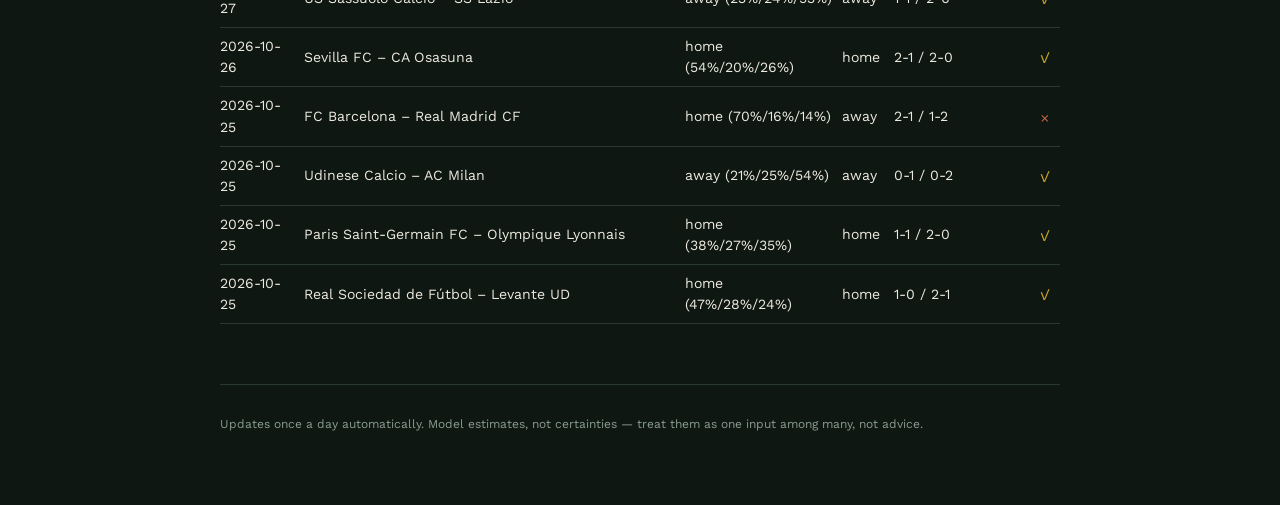
<file: docs/history.html>
<!DOCTYPE html>
<html lang="en">
<head>
<meta charset="UTF-8">
<meta name="viewport" content="width=device-width, initial-scale=1, viewport-fit=cover">
<title>Track record &mdash; Fixture Room</title>

<link rel="manifest" href="manifest.json">
<meta name="theme-color" content="#0E1712">
<meta name="apple-mobile-web-app-capable" content="yes">
<meta name="apple-mobile-web-app-status-bar-style" content="black-translucent">
<meta name="apple-mobile-web-app-title" content="Fixture Room">
<link rel="apple-touch-icon" href="apple-touch-icon.png">
<link rel="icon" href="icon-192.png">

<link rel="preconnect" href="https://fonts.googleapis.com">
<link href="https://fonts.googleapis.com/css2?family=Fraunces:opsz,wght@9..144,400;9..144,500;9..144,600&family=Work+Sans:wght@400;500;600&family=IBM+Plex+Mono:wght@400;500&display=swap" rel="stylesheet">
<link rel="stylesheet" href="style.css">
</head>
<body data-page="history">
<div class="frame">
  <header class="masthead">
    <div class="masthead-title">
      <a href="index.html" class="wordmark">Fixture Room</a>
      <span class="tagline">a Poisson model, checked against the market</span>
    </div>
    <nav class="masthead-nav">
      <a href="index.html">Fixtures</a>
      <a href="history.html" class="active">Track record</a>
    </nav>
  </header>

  <h1 class="page-heading">Track record</h1>
  <div id="content">Loading…</div>

  <footer class="foot-note">
    <p>Updates once a day automatically. Model estimates, not certainties &mdash; treat them as one input among many, not advice.</p>
  </footer>
</div>
<script src="app.js"></script>
</body>
</html>
</file>
<file: docs/style.css>
/* ---------------------------------------------------------------
   Fixture Room — token system
   Color:  pitch-dark #0E1712 (bg) · surface #17251C (cards)
           chalk #EDE9DE (text) · gold #C9A227 (home / accent)
           rust #B5502F (away / alert) · mist #8A9C8F (draw / muted)
   Type:   Fraunces (headings) · Work Sans (UI/body) · IBM Plex Mono (numbers)
   Layout: left-aligned editorial column, cards with a left accent
           stripe instead of drop shadows, flat surfaces, thin rules.
------------------------------------------------------------------ */

:root {
  --pitch-dark: #0E1712;
  --surface: #17251C;
  --surface-raised: #1D2D22;
  --chalk: #EDE9DE;
  --chalk-dim: #B7BEB2;
  --gold: #C9A227;
  --rust: #C1633E;
  --mist: #8A9C8F;
  --line: #2A3A2F;
  --radius: 3px;
}

* { box-sizing: border-box; }

html { -webkit-text-size-adjust: 100%; }

body {
  margin: 0;
  background: var(--pitch-dark);
  color: var(--chalk);
  font-family: "Work Sans", -apple-system, sans-serif;
  line-height: 1.5;
  padding-top: env(safe-area-inset-top);
  padding-bottom: env(safe-area-inset-bottom);
}

a { color: inherit; }

.frame {
  max-width: 880px;
  margin: 0 auto;
  padding: 0 20px 60px;
}

/* ---- masthead ---- */

.masthead {
  display: flex;
  flex-wrap: wrap;
  align-items: baseline;
  justify-content: space-between;
  gap: 12px 24px;
  padding: 36px 0 20px;
  border-bottom: 1px solid var(--line);
}

.masthead-title { display: flex; flex-direction: column; gap: 4px; }

.wordmark {
  font-family: "Fraunces", serif;
  font-size: 2rem;
  font-weight: 600;
  font-optical-sizing: auto;
  text-decoration: none;
  color: var(--chalk);
  letter-spacing: -0.01em;
}

.tagline {
  font-size: 0.85rem;
  color: var(--mist);
  font-style: italic;
  font-family: "Fraunces", serif;
}

.masthead-nav {
  display: flex;
  align-items: center;
  gap: 20px;
  font-size: 0.92rem;
}

.masthead-nav a {
  text-decoration: none;
  color: var(--chalk-dim);
  padding-bottom: 3px;
  border-bottom: 2px solid transparent;
}

.masthead-nav a.active,
.masthead-nav a:hover { color: var(--chalk); border-bottom-color: var(--gold); }

.update-btn {
  font-family: "Work Sans", sans-serif;
  font-size: 0.85rem;
  font-weight: 600;
  background: var(--gold);
  color: #211A05;
  border: none;
  border-radius: var(--radius);
  padding: 8px 14px;
  cursor: pointer;
}

.update-btn:hover { filter: brightness(1.08); }
.update-btn:disabled { opacity: 0.6; cursor: progress; }

.update-banner {
  margin-top: 14px;
  padding: 10px 14px;
  border-radius: var(--radius);
  background: var(--surface-raised);
  border: 1px solid var(--line);
  font-size: 0.88rem;
  color: var(--chalk-dim);
}
.update-banner.error { border-color: var(--rust); color: var(--rust); }/* ---- status / league tabs ---- */

.status-line {
  margin-top: 22px;
  font-size: 0.82rem;
  color: var(--mist);
  font-family: "IBM Plex Mono", monospace;
}

.league-tabs {
  display: flex;
  flex-wrap: wrap;
  gap: 4px 18px;
  margin: 18px 0 30px;
  padding-bottom: 14px;
  border-bottom: 1px solid var(--line);
}

.league-tabs a {
  text-decoration: none;
  font-size: 0.88rem;
  color: var(--chalk-dim);
}

.league-tabs a.active { color: var(--gold); }

/* ---- value panel ---- */

.value-panel {
  border: 1px solid var(--gold);
  border-radius: var(--radius);
  padding: 18px 20px;
  margin-bottom: 34px;
  background: linear-gradient(180deg, rgba(201,162,39,0.08), transparent);
}

.value-panel h2 {
  margin: 0 0 6px;
  font-family: "Fraunces", serif;
  font-size: 1.15rem;
  font-weight: 500;
}

.value-note { color: var(--chalk-dim); font-size: 0.85rem; margin: 0 0 14px; }

.value-grid { display: flex; flex-direction: column; gap: 8px; }

.value-chip {
  display: flex;
  justify-content: space-between;
  gap: 12px;
  font-size: 0.88rem;
  padding: 6px 0;
  border-bottom: 1px dashed var(--line);
}

.value-chip a { text-decoration: none; border-bottom: 1px dotted var(--mist); }

.value-side {
  font-family: "IBM Plex Mono", monospace;
  color: var(--gold);
  white-space: nowrap;
}

/* ---- date groups & fixture cards ---- */

.date-heading {
  font-family: "Fraunces", serif;
  font-weight: 500;
  font-size: 1.2rem;
  margin: 0 0 14px;
  color: var(--chalk);
}

.date-group { margin-bottom: 38px; }

.fixture-list { display: flex; flex-direction: column; gap: 12px; }

.fixture-card {
  background: var(--surface);
  border: 1px solid var(--line);
  border-left: 3px solid var(--line);
  border-radius: var(--radius);
  padding: 14px 18px;
}

.fixture-card.has-value { border-left-color: var(--gold); }

.fixture-top {
  display: flex;
  justify-content: space-between;
  font-size: 0.75rem;
  color: var(--mist);
  font-family: "IBM Plex Mono", monospace;
  margin-bottom: 8px;
}

.teams-row {
  display: flex;
  align-items: baseline;
  gap: 10px;
  font-size: 1.05rem;
  margin-bottom: 12px;
  flex-wrap: wrap;
}

.team-name { text-decoration: none; font-weight: 600; }
.team-name:hover { color: var(--gold); }
.vs { color: var(--mist); font-size: 0.8rem; }

.prob-bar {
  display: flex;
  height: 8px;
  border-radius: 4px;
  overflow: hidden;
  background: var(--line);
  margin-bottom: 6px;
}

.prob-home { background: var(--gold); }
.prob-draw { background: var(--mist); }
.prob-away { background: var(--rust); }

.prob-labels {
  display: flex;
  gap: 16px;
  font-size: 0.75rem;
  font-family: "IBM Plex Mono", monospace;
  color: var(--chalk-dim);
  margin-bottom: 10px;
}

.fixture-meta {
  display: flex;
  flex-wrap: wrap;
  gap: 4px 16px;
  font-size: 0.78rem;
  color: var(--chalk-dim);
}

.fixture-meta strong { color: var(--chalk); }

.value-flag {
  margin-top: 10px;
  font-size: 0.78rem;
  color: var(--gold);
  font-family: "IBM Plex Mono", monospace;
}

.empty-state, .empty-note {
  color: var(--mist);
  font-size: 0.92rem;
  padding: 20px 0;
}

/* ---- team page ---- */

.back-link {
  display: inline-block;
  margin-top: 28px;
  font-size: 0.85rem;
  color: var(--mist);
  text-decoration: none;
}

.team-heading {
  font-family: "Fraunces", serif;
  font-size: 2rem;
  margin: 10px 0 30px;
}

.team-section { margin-bottom: 38px; }
.team-section h2 {
  font-family: "Fraunces", serif;
  font-weight: 500;
  font-size: 1.1rem;
  border-bottom: 1px solid var(--line);
  padding-bottom: 8px;
  margin-bottom: 16px;
}

/* ---- tables ---- */

.results-table {
  width: 100%;
  border-collapse: collapse;
  font-size: 0.88rem;
}

.results-table th {
  text-align: left;
  font-family: "IBM Plex Mono", monospace;
  font-weight: 500;
  font-size: 0.72rem;
  color: var(--mist);
  text-transform: lowercase;
  padding: 6px 10px 6px 0;
  border-bottom: 1px solid var(--line);
}

.results-table td {
  padding: 8px 10px 8px 0;
  border-bottom: 1px solid var(--line);
}

.score-cell { font-family: "IBM Plex Mono", monospace; }

.history-table .hit-row .hit-mark { color: var(--gold); }
.history-table .miss-row .hit-mark { color: var(--rust); }
.hit-mark { font-family: "IBM Plex Mono", monospace; font-size: 1rem; }

/* ---- accuracy panel ---- */

.page-heading {
  font-family: "Fraunces", serif;
  font-size: 2rem;
  margin: 30px 0 24px;
}

.accuracy-panel {
  display: flex;
  align-items: baseline;
  gap: 20px;
  padding: 20px 0;
  border-top: 1px solid var(--line);
  border-bottom: 1px solid var(--line);
  margin-bottom: 8px;
}

.accuracy-number {
  font-family: "Fraunces", serif;
  font-size: 3rem;
  font-weight: 600;
  color: var(--gold);
}

.accuracy-label {
  font-size: 0.88rem;
  color: var(--chalk-dim);
  max-width: 46ch;
}

/* ---- footer ---- */

.foot-note {
  margin-top: 60px;
  padding-top: 18px;
  border-top: 1px solid var(--line);
  font-size: 0.75rem;
  color: var(--mist);
}

/* ---- responsive ---- */

@media (max-width: 560px) {
  .masthead { flex-direction: column; align-items: flex-start; }
  .accuracy-panel { flex-direction: column; gap: 6px; }
  .history-table { font-size: 0.78rem; }
}
</file>
